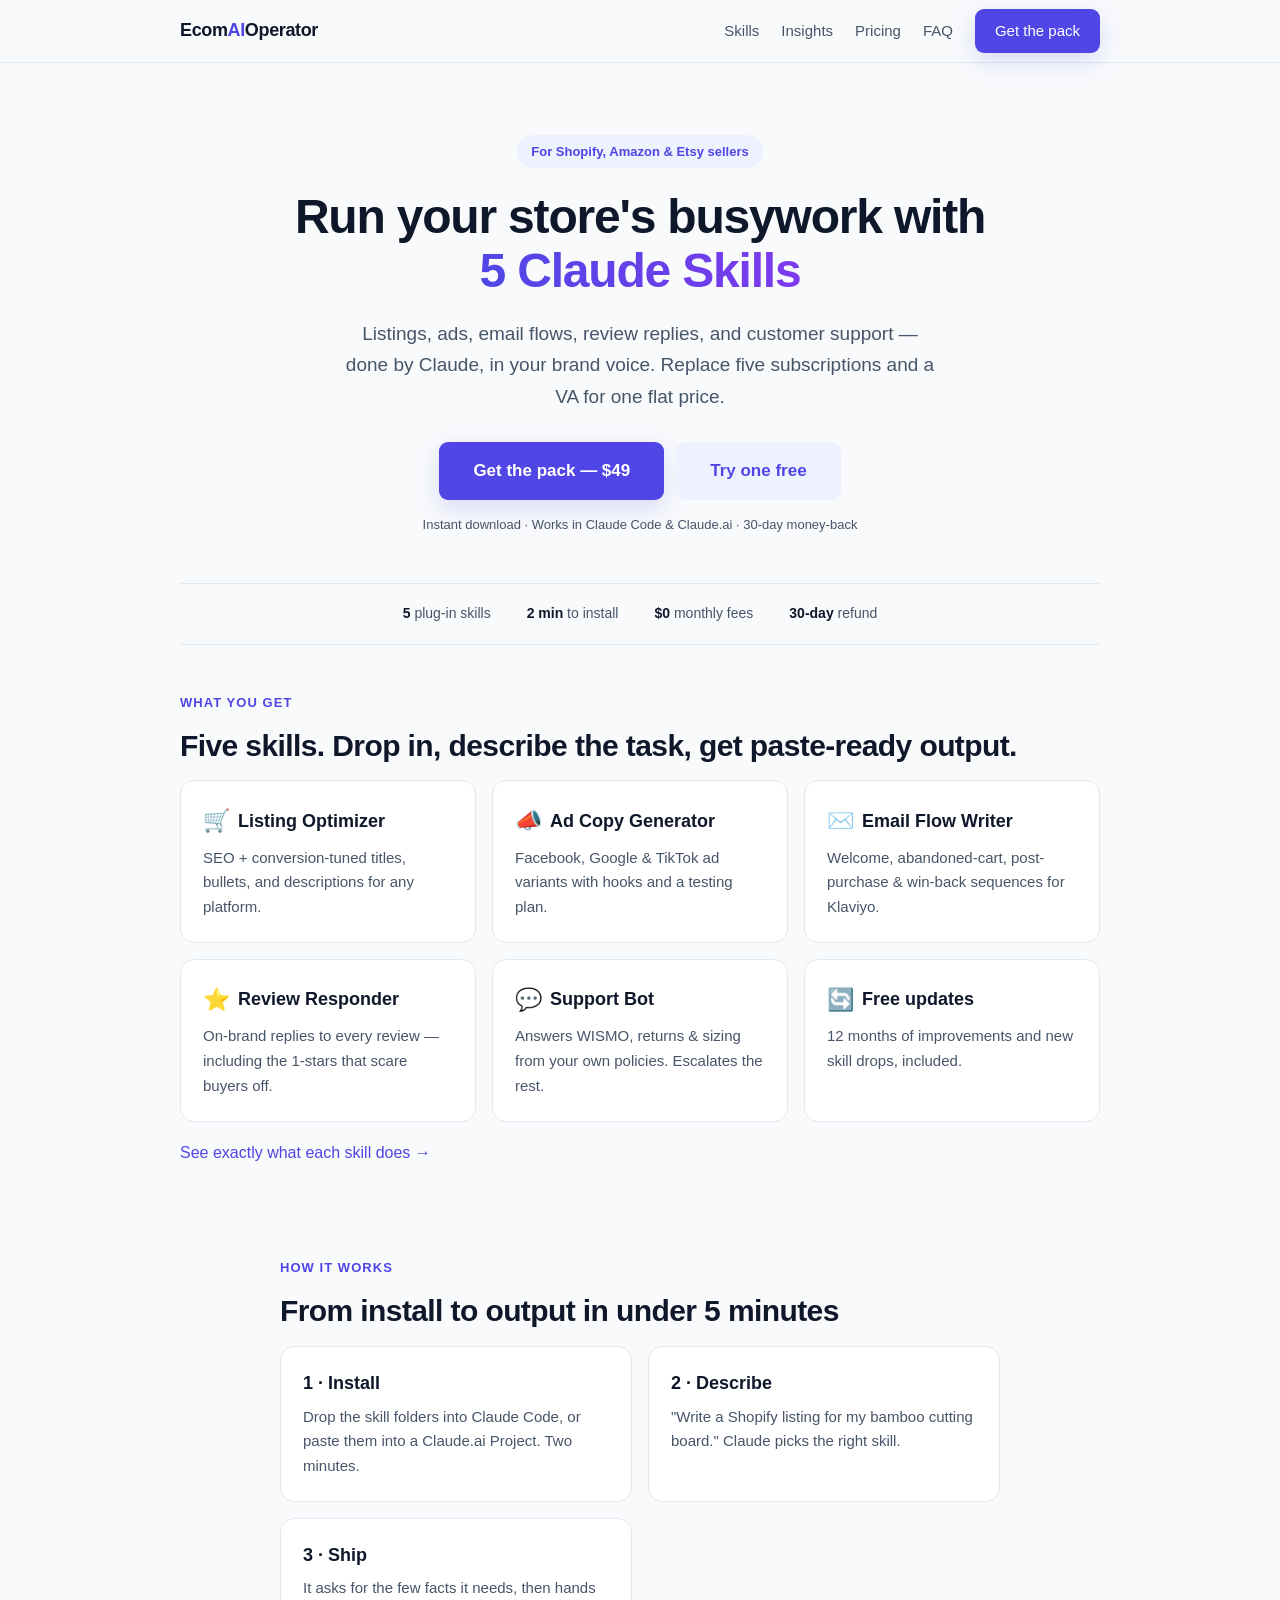
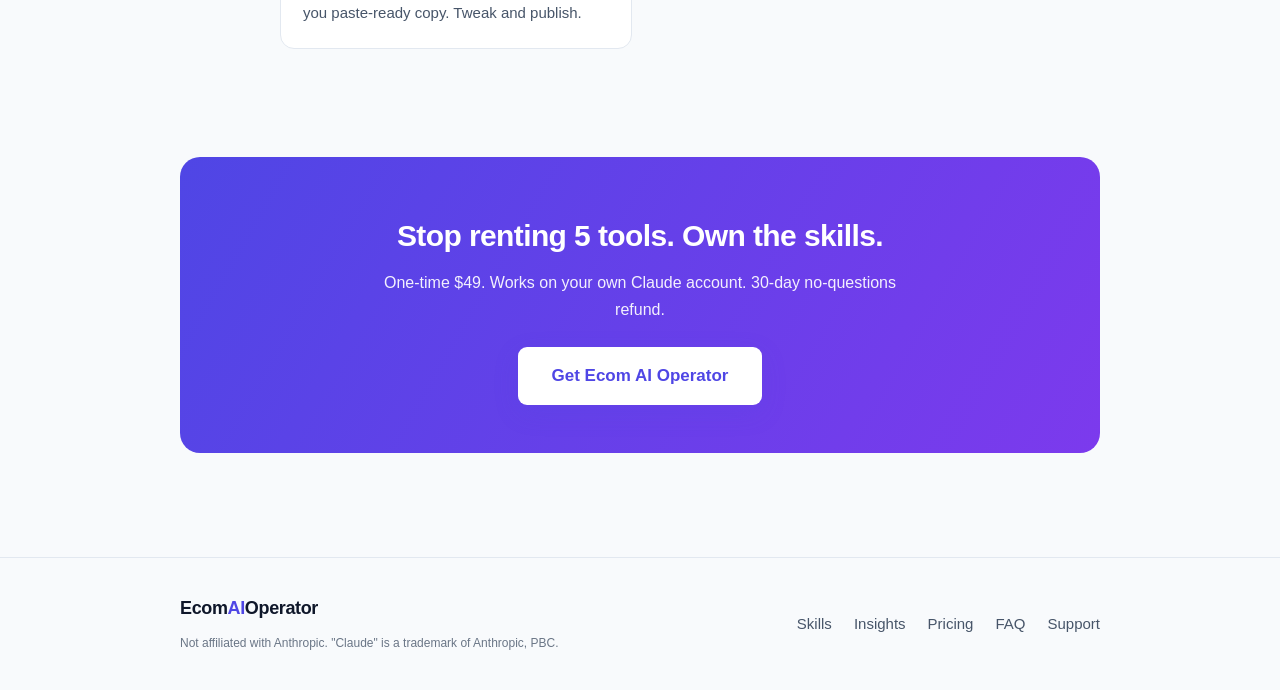
<file: index.html>
<!DOCTYPE html>
<html lang="en">
<head>
<meta charset="utf-8">
<meta name="viewport" content="width=device-width, initial-scale=1">
<title>Ecom AI Operator — 5 Claude Skills That Run Your Store</title>
<meta name="description" content="Drop-in Claude Skills for ecommerce: product listings, ads, email flows, review replies, and customer support. Replace 5 tools and a VA for one flat price.">
<meta property="og:title" content="Ecom AI Operator — 5 Claude Skills That Run Your Store">
<meta property="og:description" content="Replace 5 ecommerce tools and a VA with 5 plug-in Claude Skills. One-time $49.">
<meta property="og:type" content="website">
<link rel="stylesheet" href="assets/style.css">
</head>
<body>

<nav><div class="wrap">
  <a class="logo" href="index.html">Ecom<span>AI</span>Operator</a>
  <div class="navlinks">
    <a href="skills.html">Skills</a>
    <a href="insights.html">Insights</a>
    <a href="pricing.html">Pricing</a>
    <a href="faq.html">FAQ</a>
    <a class="btn" href="pricing.html">Get the pack</a>
  </div>
</div></nav>

<header class="hero"><div class="wrap narrow">
  <span class="badge">For Shopify, Amazon &amp; Etsy sellers</span>
  <h1>Run your store's busywork with <span class="grad">5 Claude Skills</span></h1>
  <p class="sub">Listings, ads, email flows, review replies, and customer support — done by Claude, in your brand voice. Replace five subscriptions and a VA for one flat price.</p>
  <div class="cta-row">
    <a class="btn lg" href="pricing.html">Get the pack — $49</a>
    <a class="btn lg ghost" href="free.html">Try one free</a>
  </div>
  <div class="micro">Instant download · Works in Claude Code &amp; Claude.ai · 30-day money-back</div>
</div></header>

<div class="wrap">
  <div class="strip">
    <span><b>5</b> plug-in skills</span>
    <span><b>2 min</b> to install</span>
    <span><b>$0</b> monthly fees</span>
    <span><b>30-day</b> refund</span>
  </div>
</div>

<section><div class="wrap">
  <span class="eyebrow">What you get</span>
  <h2>Five skills. Drop in, describe the task, get paste-ready output.</h2>
  <div class="grid">
    <div class="card"><h3><span class="emoji">🛒</span> Listing Optimizer</h3><p>SEO + conversion-tuned titles, bullets, and descriptions for any platform.</p></div>
    <div class="card"><h3><span class="emoji">📣</span> Ad Copy Generator</h3><p>Facebook, Google &amp; TikTok ad variants with hooks and a testing plan.</p></div>
    <div class="card"><h3><span class="emoji">✉️</span> Email Flow Writer</h3><p>Welcome, abandoned-cart, post-purchase &amp; win-back sequences for Klaviyo.</p></div>
    <div class="card"><h3><span class="emoji">⭐</span> Review Responder</h3><p>On-brand replies to every review — including the 1-stars that scare buyers off.</p></div>
    <div class="card"><h3><span class="emoji">💬</span> Support Bot</h3><p>Answers WISMO, returns &amp; sizing from your own policies. Escalates the rest.</p></div>
    <div class="card"><h3><span class="emoji">🔄</span> Free updates</h3><p>12 months of improvements and new skill drops, included.</p></div>
  </div>
  <p style="margin-top:18px"><a href="skills.html">See exactly what each skill does →</a></p>
</div></section>

<section><div class="wrap narrow">
  <span class="eyebrow">How it works</span>
  <h2>From install to output in under 5 minutes</h2>
  <div class="grid">
    <div class="card"><h3>1 · Install</h3><p>Drop the skill folders into Claude Code, or paste them into a Claude.ai Project. Two minutes.</p></div>
    <div class="card"><h3>2 · Describe</h3><p>"Write a Shopify listing for my bamboo cutting board." Claude picks the right skill.</p></div>
    <div class="card"><h3>3 · Ship</h3><p>It asks for the few facts it needs, then hands you paste-ready copy. Tweak and publish.</p></div>
  </div>
</div></section>

<section><div class="wrap">
  <div class="band">
    <h2>Stop renting 5 tools. Own the skills.</h2>
    <p>One-time $49. Works on your own Claude account. 30-day no-questions refund.</p>
    <a class="btn lg" href="pricing.html">Get Ecom AI Operator</a>
  </div>
</div></section>

<footer><div class="wrap">
  <div>
    <div class="logo">Ecom<span>AI</span>Operator</div>
    <div class="fine">Not affiliated with Anthropic. "Claude" is a trademark of Anthropic, PBC.</div>
  </div>
  <div class="navlinks">
    <a href="skills.html">Skills</a>
    <a href="insights.html">Insights</a>
    <a href="pricing.html">Pricing</a>
    <a href="faq.html">FAQ</a>
    <a href="mailto:REPLACE_WITH_CONTACT_EMAIL">Support</a>
  </div>
</div></footer>

</body>
</html>
</file>
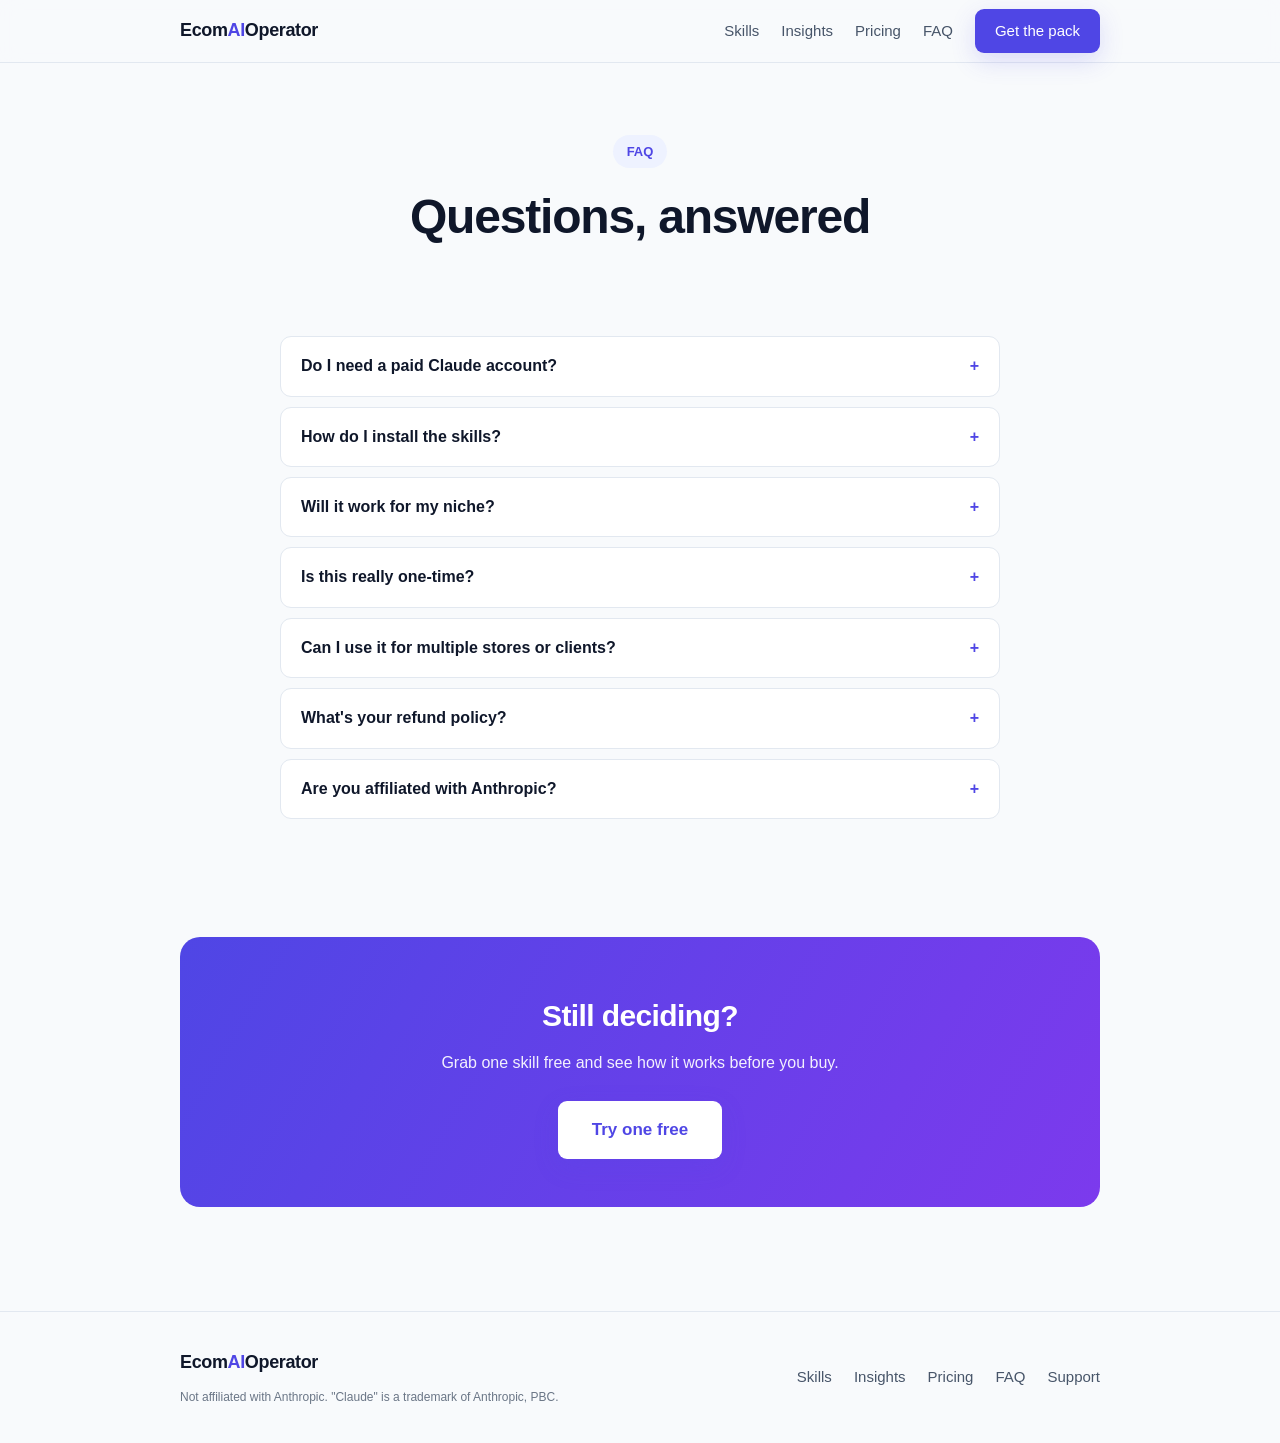
<file: faq.html>
<!DOCTYPE html>
<html lang="en">
<head>
<meta charset="utf-8">
<meta name="viewport" content="width=device-width, initial-scale=1">
<title>FAQ — Ecom AI Operator</title>
<meta name="description" content="Common questions about Ecom AI Operator Claude Skills: requirements, refunds, compatibility, and licensing.">
<link rel="stylesheet" href="assets/style.css">
</head>
<body>

<nav><div class="wrap">
  <a class="logo" href="index.html">Ecom<span>AI</span>Operator</a>
  <div class="navlinks">
    <a href="skills.html">Skills</a>
    <a href="insights.html">Insights</a>
    <a href="pricing.html">Pricing</a>
    <a href="faq.html">FAQ</a>
    <a class="btn" href="pricing.html">Get the pack</a>
  </div>
</div></nav>

<header class="hero"><div class="wrap narrow">
  <span class="badge">FAQ</span>
  <h1>Questions, answered</h1>
</div></header>

<section><div class="wrap narrow">
  <details><summary>Do I need a paid Claude account?</summary><p>You need access to Claude — either Claude Code (CLI) or a Claude.ai plan that supports Projects. The skills run on your own account, so you're never paying us a usage fee.</p></details>
  <details><summary>How do I install the skills?</summary><p><b>Claude Code:</b> copy each skill folder into <code>~/.claude/skills/</code> and restart. <b>Claude.ai:</b> paste a skill's instructions into a Project, or upload the folder. The included guide walks you through it in two minutes.</p></details>
  <details><summary>Will it work for my niche?</summary><p>Yes. Each skill asks for your product facts and brand voice, so it adapts to any physical-product store — supplements aside, where ad/health claims are restricted (the skills flag those for you).</p></details>
  <details><summary>Is this really one-time?</summary><p>Starter and Pro are one-time purchases with 12 months of updates. The Operator Club is the only recurring option, and it's optional — for people who want a new skill every month.</p></details>
  <details><summary>Can I use it for multiple stores or clients?</summary><p>The standard license covers a single store. If you're an agency running client stores, reply to your purchase email about an agency license.</p></details>
  <details><summary>What's your refund policy?</summary><p>30 days, no questions asked. Email and we refund.</p></details>
  <details><summary>Are you affiliated with Anthropic?</summary><p>No. We build skills <em>for</em> Claude; we're an independent product. "Claude" is a trademark of Anthropic, PBC.</p></details>
</div></section>

<section><div class="wrap">
  <div class="band">
    <h2>Still deciding?</h2>
    <p>Grab one skill free and see how it works before you buy.</p>
    <a class="btn lg" href="free.html">Try one free</a>
  </div>
</div></section>

<footer><div class="wrap">
  <div>
    <div class="logo">Ecom<span>AI</span>Operator</div>
    <div class="fine">Not affiliated with Anthropic. "Claude" is a trademark of Anthropic, PBC.</div>
  </div>
  <div class="navlinks">
    <a href="skills.html">Skills</a>
    <a href="insights.html">Insights</a>
    <a href="pricing.html">Pricing</a>
    <a href="faq.html">FAQ</a>
    <a href="mailto:REPLACE_WITH_CONTACT_EMAIL">Support</a>
  </div>
</div></footer>

</body>
</html>
</file>
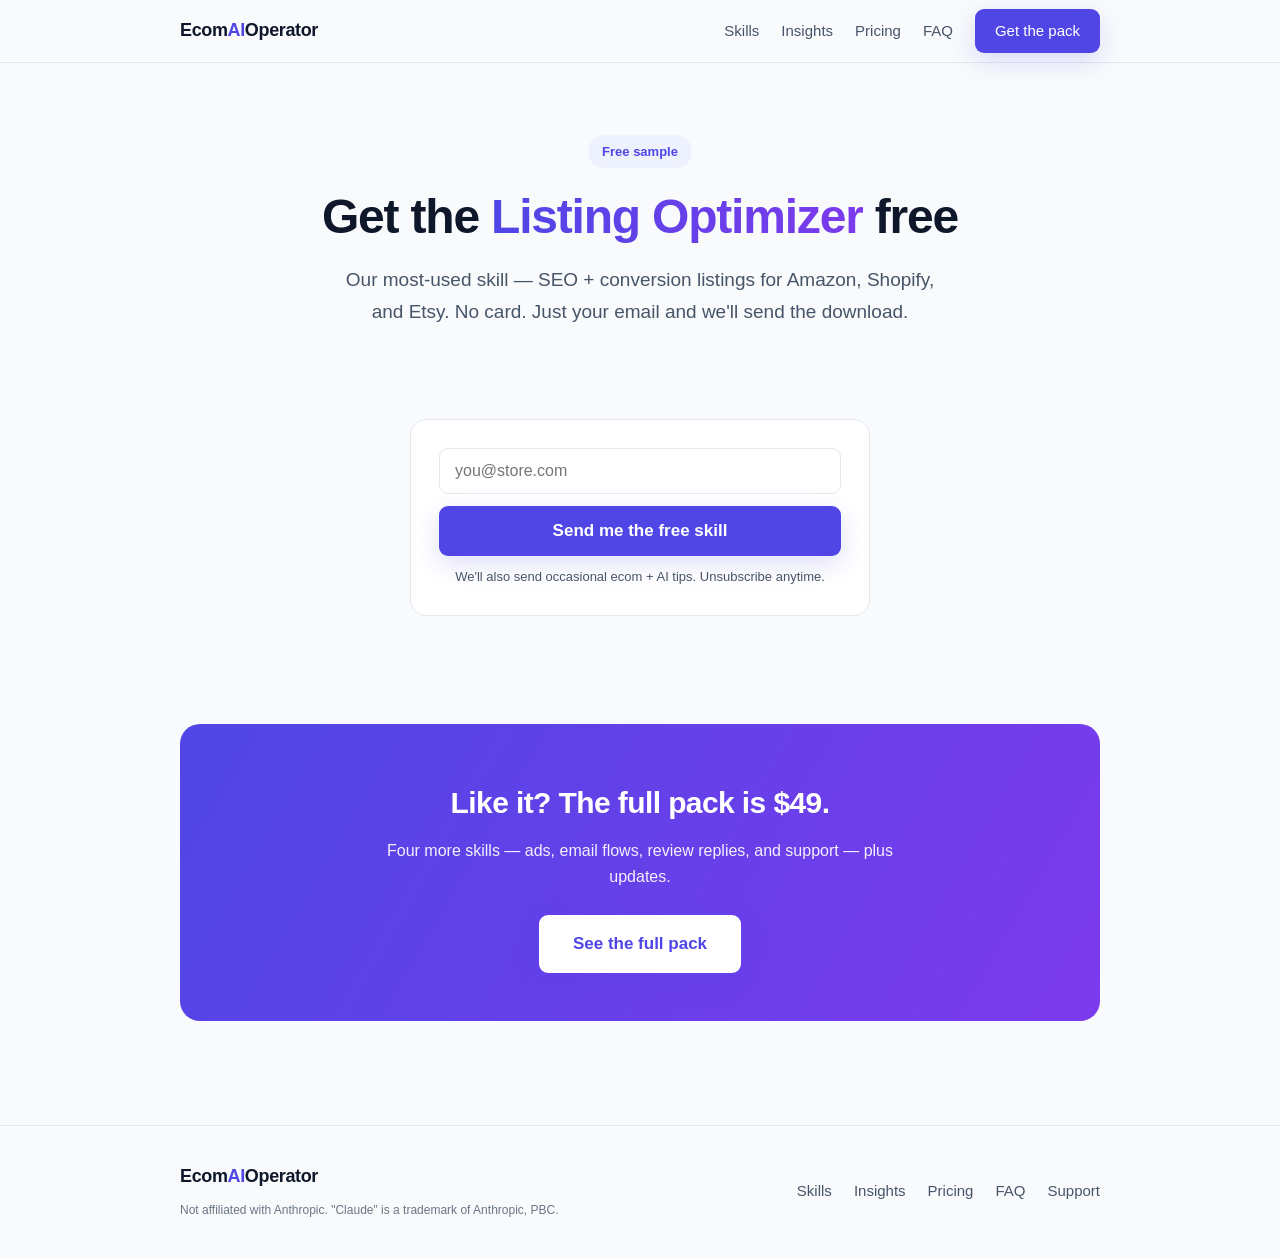
<file: free.html>
<!DOCTYPE html>
<html lang="en">
<head>
<meta charset="utf-8">
<meta name="viewport" content="width=device-width, initial-scale=1">
<title>Free Skill — Ecom AI Operator</title>
<meta name="description" content="Get the Product Listing Optimizer Claude Skill free. Enter your email and we'll send the download.">
<link rel="stylesheet" href="assets/style.css">
</head>
<body>

<nav><div class="wrap">
  <a class="logo" href="index.html">Ecom<span>AI</span>Operator</a>
  <div class="navlinks">
    <a href="skills.html">Skills</a>
    <a href="insights.html">Insights</a>
    <a href="pricing.html">Pricing</a>
    <a href="faq.html">FAQ</a>
    <a class="btn" href="pricing.html">Get the pack</a>
  </div>
</div></nav>

<header class="hero"><div class="wrap narrow">
  <span class="badge">Free sample</span>
  <h1>Get the <span class="grad">Listing Optimizer</span> free</h1>
  <p class="sub">Our most-used skill — SEO + conversion listings for Amazon, Shopify, and Etsy. No card. Just your email and we'll send the download.</p>
</div></header>

<section><div class="wrap narrow">
  <!-- Replace action with your email tool's form endpoint (Mailchimp/ConvertKit/Beehiiv embed) -->
  <form class="form" action="REPLACE_WITH_EMAIL_FORM_ENDPOINT" method="post">
    <input type="email" name="email" placeholder="you@store.com" required>
    <button class="btn lg" type="submit">Send me the free skill</button>
    <p class="micro" style="text-align:center;margin-top:10px">We'll also send occasional ecom + AI tips. Unsubscribe anytime.</p>
  </form>
</div></section>

<section><div class="wrap">
  <div class="band">
    <h2>Like it? The full pack is $49.</h2>
    <p>Four more skills — ads, email flows, review replies, and support — plus updates.</p>
    <a class="btn lg" href="pricing.html">See the full pack</a>
  </div>
</div></section>

<footer><div class="wrap">
  <div>
    <div class="logo">Ecom<span>AI</span>Operator</div>
    <div class="fine">Not affiliated with Anthropic. "Claude" is a trademark of Anthropic, PBC.</div>
  </div>
  <div class="navlinks">
    <a href="skills.html">Skills</a>
    <a href="insights.html">Insights</a>
    <a href="pricing.html">Pricing</a>
    <a href="faq.html">FAQ</a>
    <a href="mailto:REPLACE_WITH_CONTACT_EMAIL">Support</a>
  </div>
</div></footer>

</body>
</html>
</file>
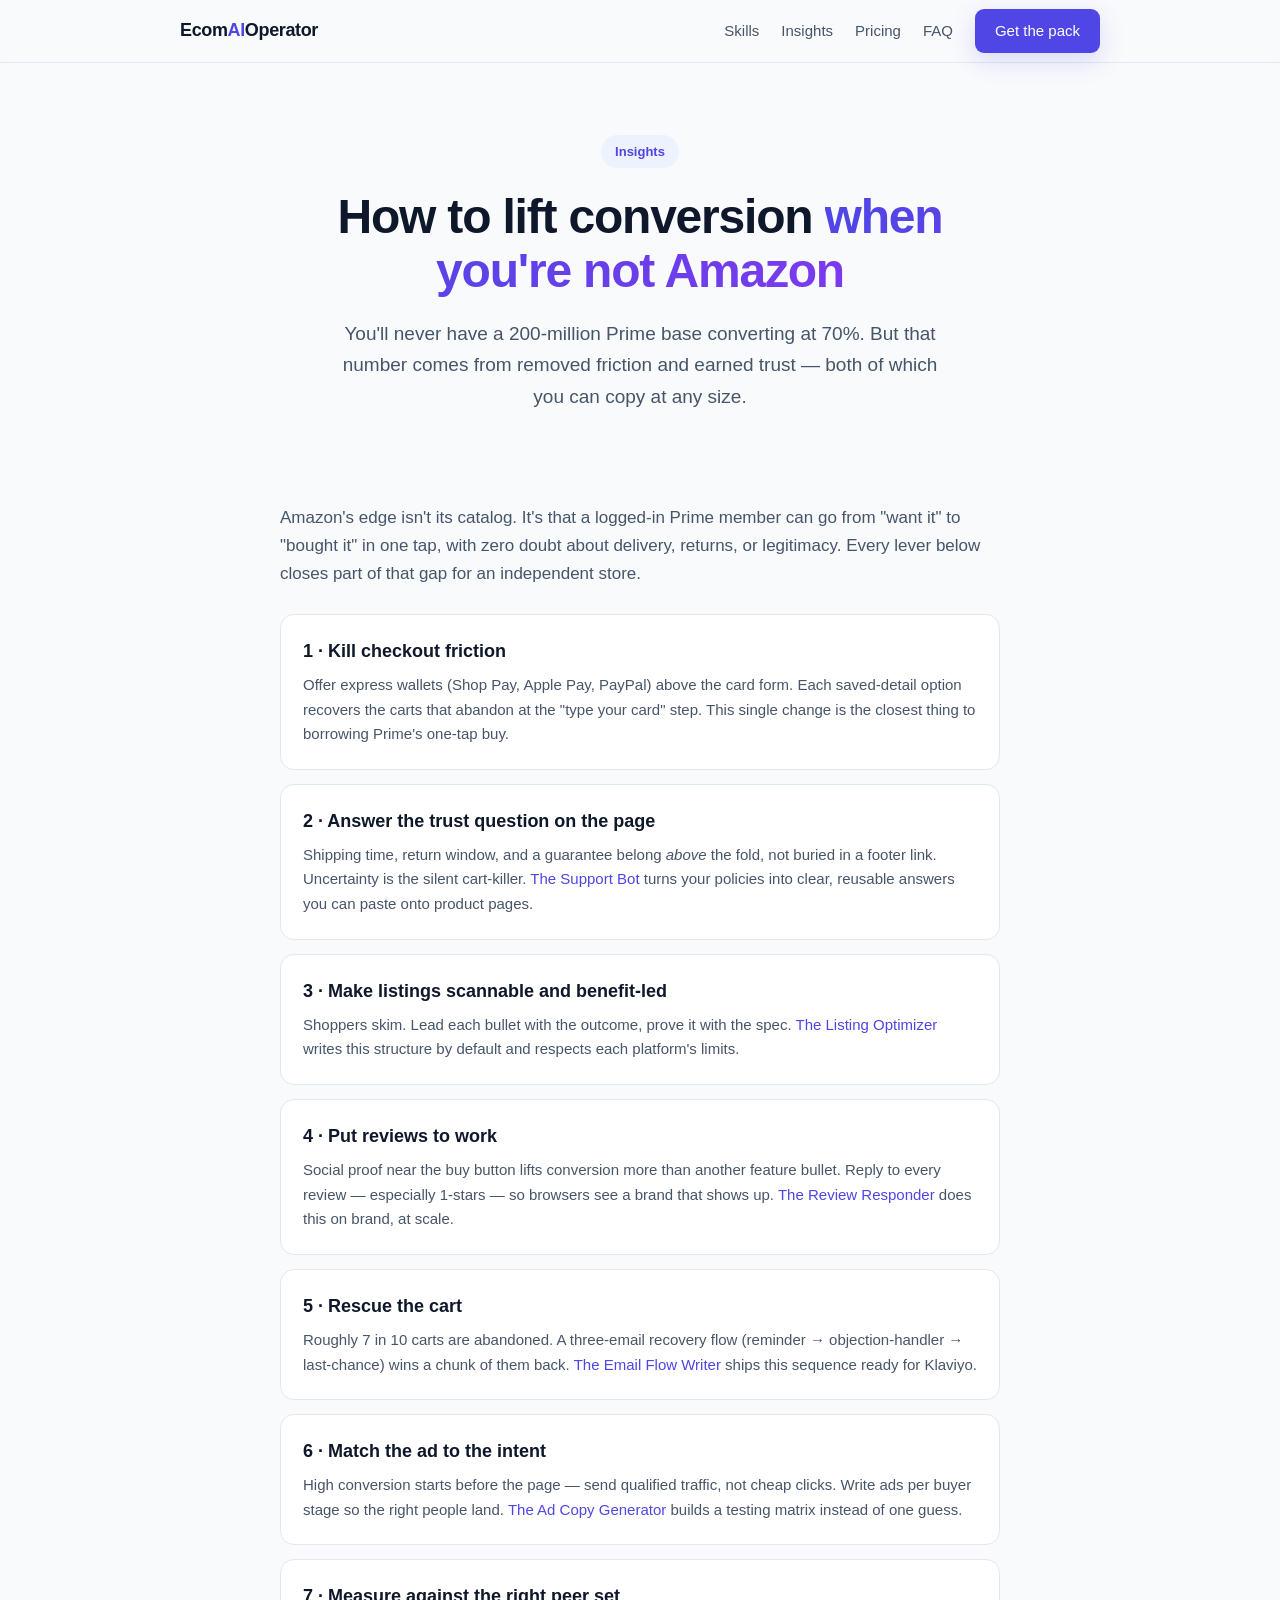
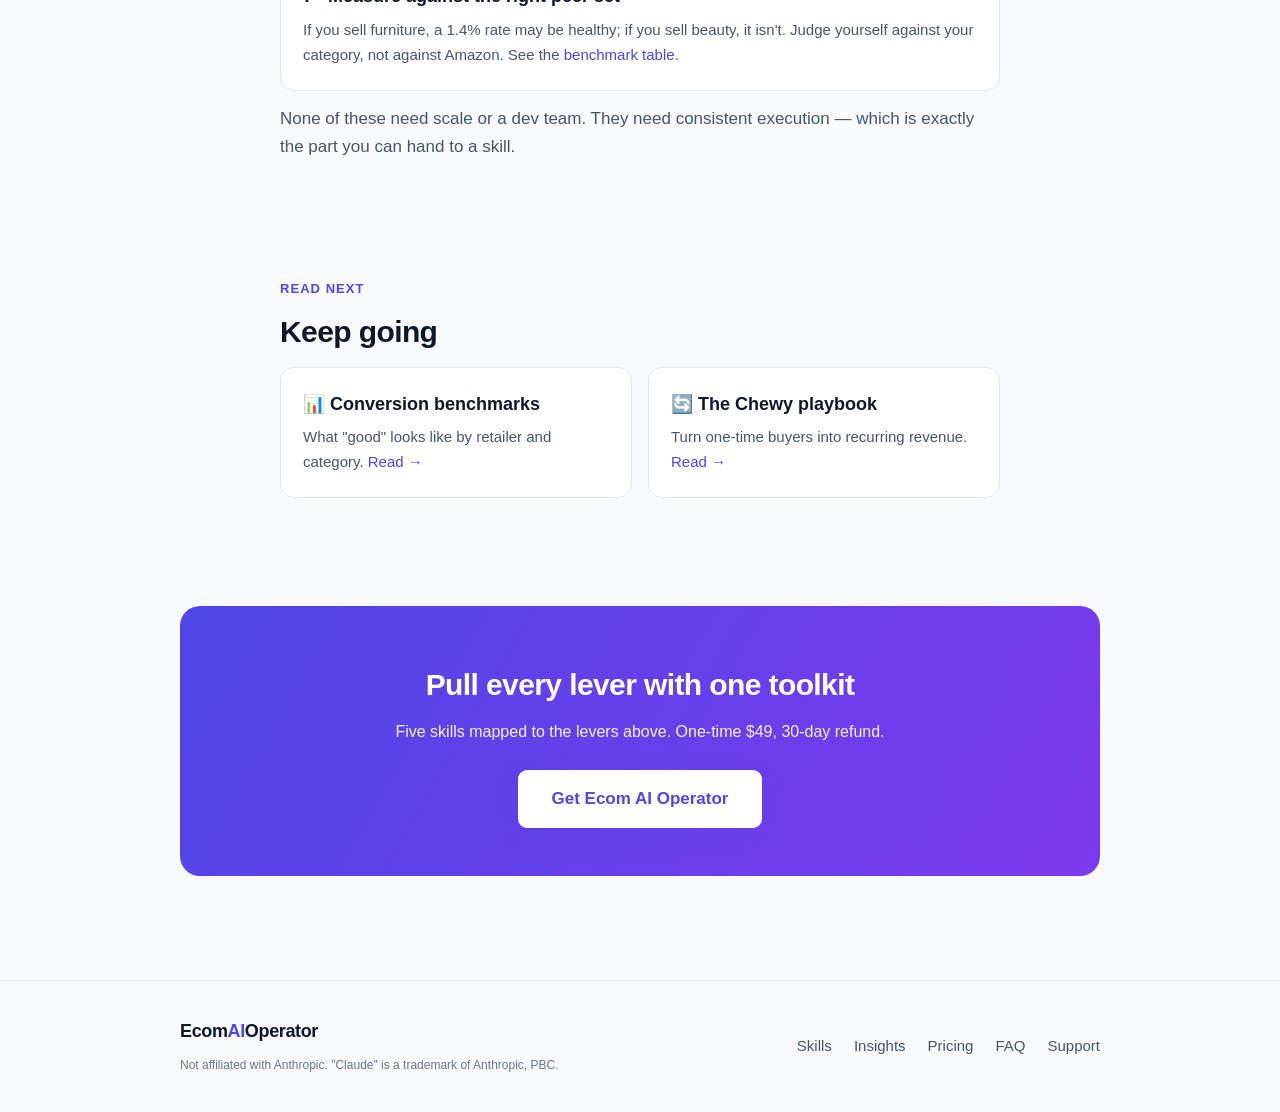
<file: insights-beat-amazon.html>
<!DOCTYPE html>
<html lang="en">
<head>
<meta charset="utf-8">
<meta name="viewport" content="width=device-width, initial-scale=1">
<title>How to Lift Conversion When You're Not Amazon — Ecom AI Operator</title>
<meta name="description" content="You'll never have Amazon's Prime base — but you can copy the friction it removed. Seven conversion levers any small ecommerce store can pull this week.">
<meta property="og:title" content="How to Lift Conversion When You're Not Amazon">
<meta property="og:description" content="Seven conversion levers any small store can pull — without Amazon's scale.">
<link rel="stylesheet" href="assets/style.css">
</head>
<body>

<nav><div class="wrap">
  <a class="logo" href="index.html">Ecom<span>AI</span>Operator</a>
  <div class="navlinks">
    <a href="skills.html">Skills</a>
    <a href="insights.html">Insights</a>
    <a href="pricing.html">Pricing</a>
    <a href="faq.html">FAQ</a>
    <a class="btn" href="pricing.html">Get the pack</a>
  </div>
</div></nav>

<header class="hero"><div class="wrap narrow">
  <span class="badge">Insights</span>
  <h1>How to lift conversion <span class="grad">when you're not Amazon</span></h1>
  <p class="sub">You'll never have a 200-million Prime base converting at 70%. But that number comes from removed friction and earned trust — both of which you can copy at any size.</p>
</div></header>

<section><div class="wrap narrow">
  <p class="lead">Amazon's edge isn't its catalog. It's that a logged-in Prime member can go from "want it" to "bought it" in one tap, with zero doubt about delivery, returns, or legitimacy. Every lever below closes part of that gap for an independent store.</p>

  <div class="card" style="margin-bottom:14px"><h3>1 · Kill checkout friction</h3><p>Offer express wallets (Shop Pay, Apple Pay, PayPal) above the card form. Each saved-detail option recovers the carts that abandon at the "type your card" step. This single change is the closest thing to borrowing Prime's one-tap buy.</p></div>
  <div class="card" style="margin-bottom:14px"><h3>2 · Answer the trust question on the page</h3><p>Shipping time, return window, and a guarantee belong <em>above</em> the fold, not buried in a footer link. Uncertainty is the silent cart-killer. <a href="skills.html">The Support Bot</a> turns your policies into clear, reusable answers you can paste onto product pages.</p></div>
  <div class="card" style="margin-bottom:14px"><h3>3 · Make listings scannable and benefit-led</h3><p>Shoppers skim. Lead each bullet with the outcome, prove it with the spec. <a href="skills.html">The Listing Optimizer</a> writes this structure by default and respects each platform's limits.</p></div>
  <div class="card" style="margin-bottom:14px"><h3>4 · Put reviews to work</h3><p>Social proof near the buy button lifts conversion more than another feature bullet. Reply to every review — especially 1-stars — so browsers see a brand that shows up. <a href="skills.html">The Review Responder</a> does this on brand, at scale.</p></div>
  <div class="card" style="margin-bottom:14px"><h3>5 · Rescue the cart</h3><p>Roughly 7 in 10 carts are abandoned. A three-email recovery flow (reminder → objection-handler → last-chance) wins a chunk of them back. <a href="skills.html">The Email Flow Writer</a> ships this sequence ready for Klaviyo.</p></div>
  <div class="card" style="margin-bottom:14px"><h3>6 · Match the ad to the intent</h3><p>High conversion starts before the page — send qualified traffic, not cheap clicks. Write ads per buyer stage so the right people land. <a href="skills.html">The Ad Copy Generator</a> builds a testing matrix instead of one guess.</p></div>
  <div class="card" style="margin-bottom:14px"><h3>7 · Measure against the right peer set</h3><p>If you sell furniture, a 1.4% rate may be healthy; if you sell beauty, it isn't. Judge yourself against your category, not against Amazon. See the <a href="insights.html">benchmark table</a>.</p></div>

  <p class="lead" style="margin-top:8px">None of these need scale or a dev team. They need consistent execution — which is exactly the part you can hand to a skill.</p>
</div></section>

<section><div class="wrap narrow">
  <span class="eyebrow">Read next</span>
  <h2>Keep going</h2>
  <div class="grid">
    <div class="card"><h3>📊 Conversion benchmarks</h3><p>What "good" looks like by retailer and category. <a href="insights.html">Read →</a></p></div>
    <div class="card"><h3>🔄 The Chewy playbook</h3><p>Turn one-time buyers into recurring revenue. <a href="insights-subscribe-save.html">Read →</a></p></div>
  </div>
</div></section>

<section><div class="wrap">
  <div class="band">
    <h2>Pull every lever with one toolkit</h2>
    <p>Five skills mapped to the levers above. One-time $49, 30-day refund.</p>
    <a class="btn lg" href="pricing.html">Get Ecom AI Operator</a>
  </div>
</div></section>

<footer><div class="wrap">
  <div>
    <div class="logo">Ecom<span>AI</span>Operator</div>
    <div class="fine">Not affiliated with Anthropic. "Claude" is a trademark of Anthropic, PBC.</div>
  </div>
  <div class="navlinks">
    <a href="skills.html">Skills</a>
    <a href="insights.html">Insights</a>
    <a href="pricing.html">Pricing</a>
    <a href="faq.html">FAQ</a>
    <a href="mailto:REPLACE_WITH_CONTACT_EMAIL">Support</a>
  </div>
</div></footer>

</body>
</html>
</file>
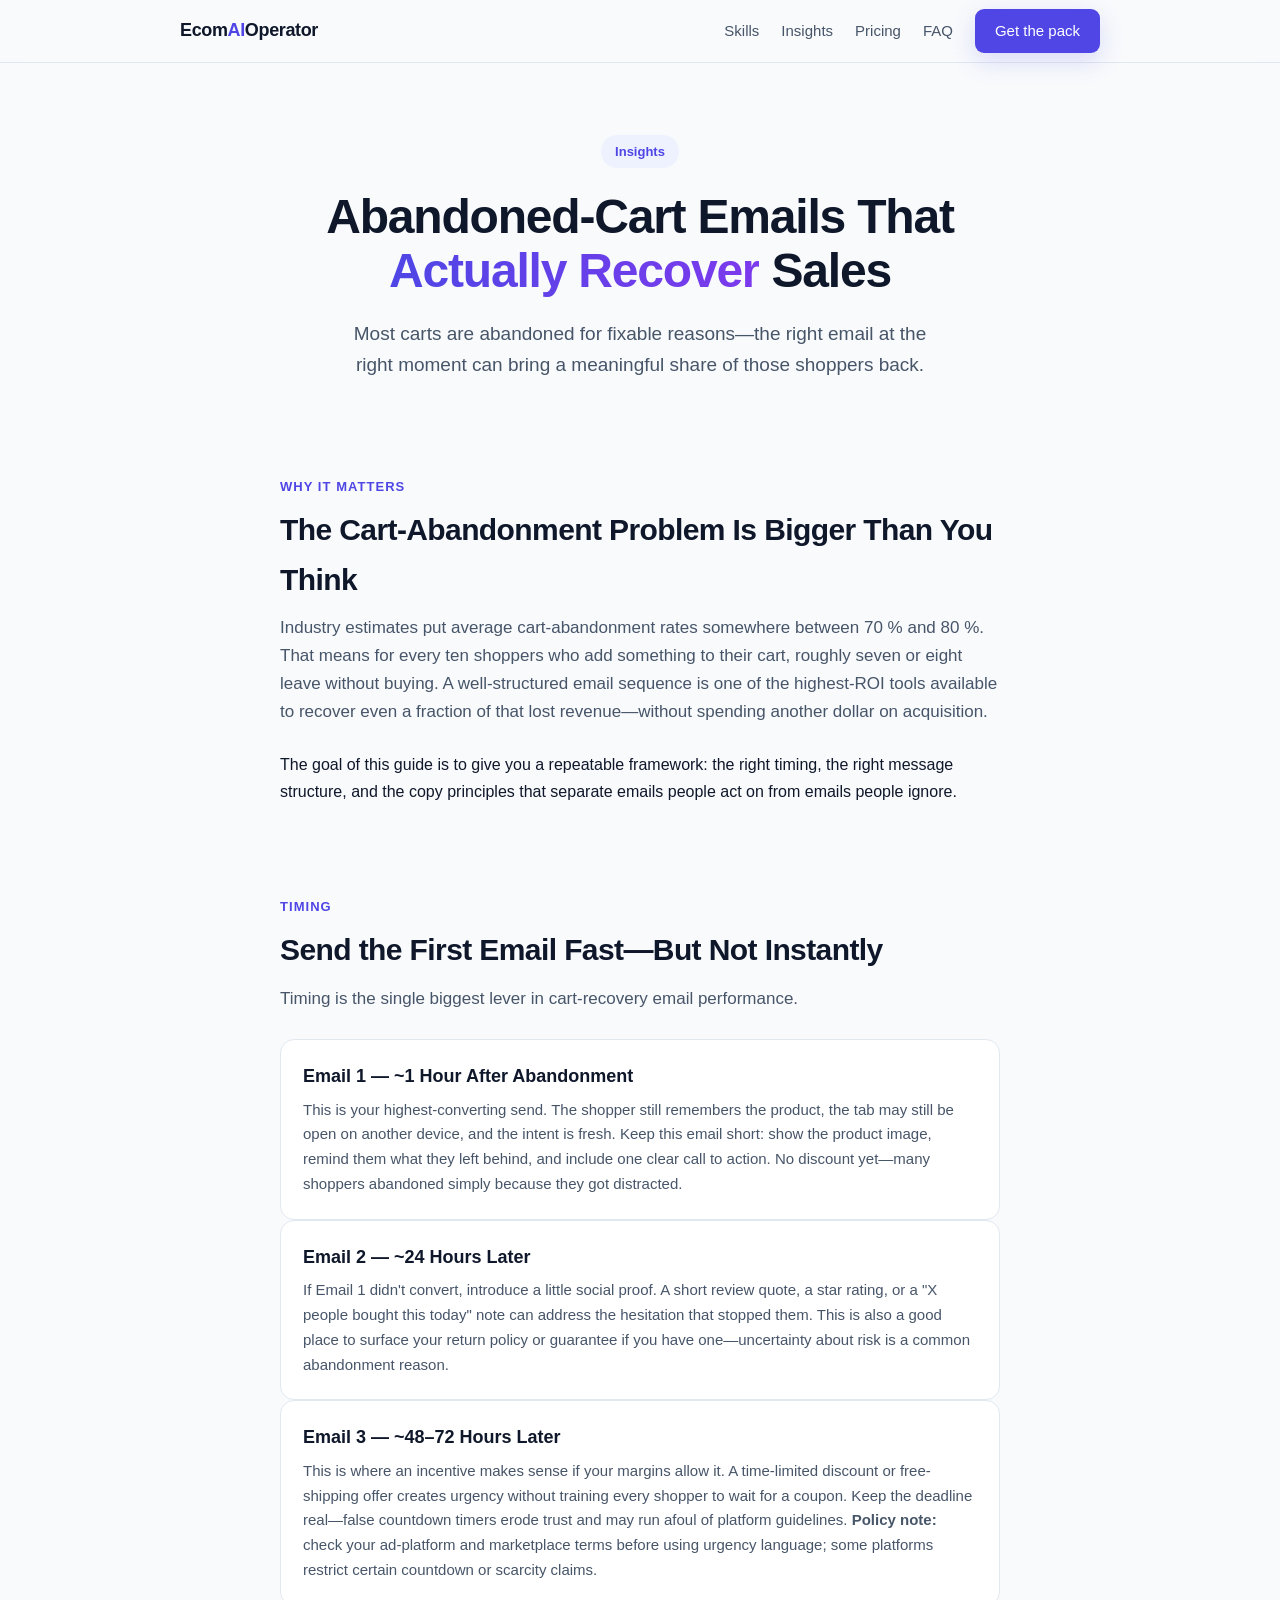
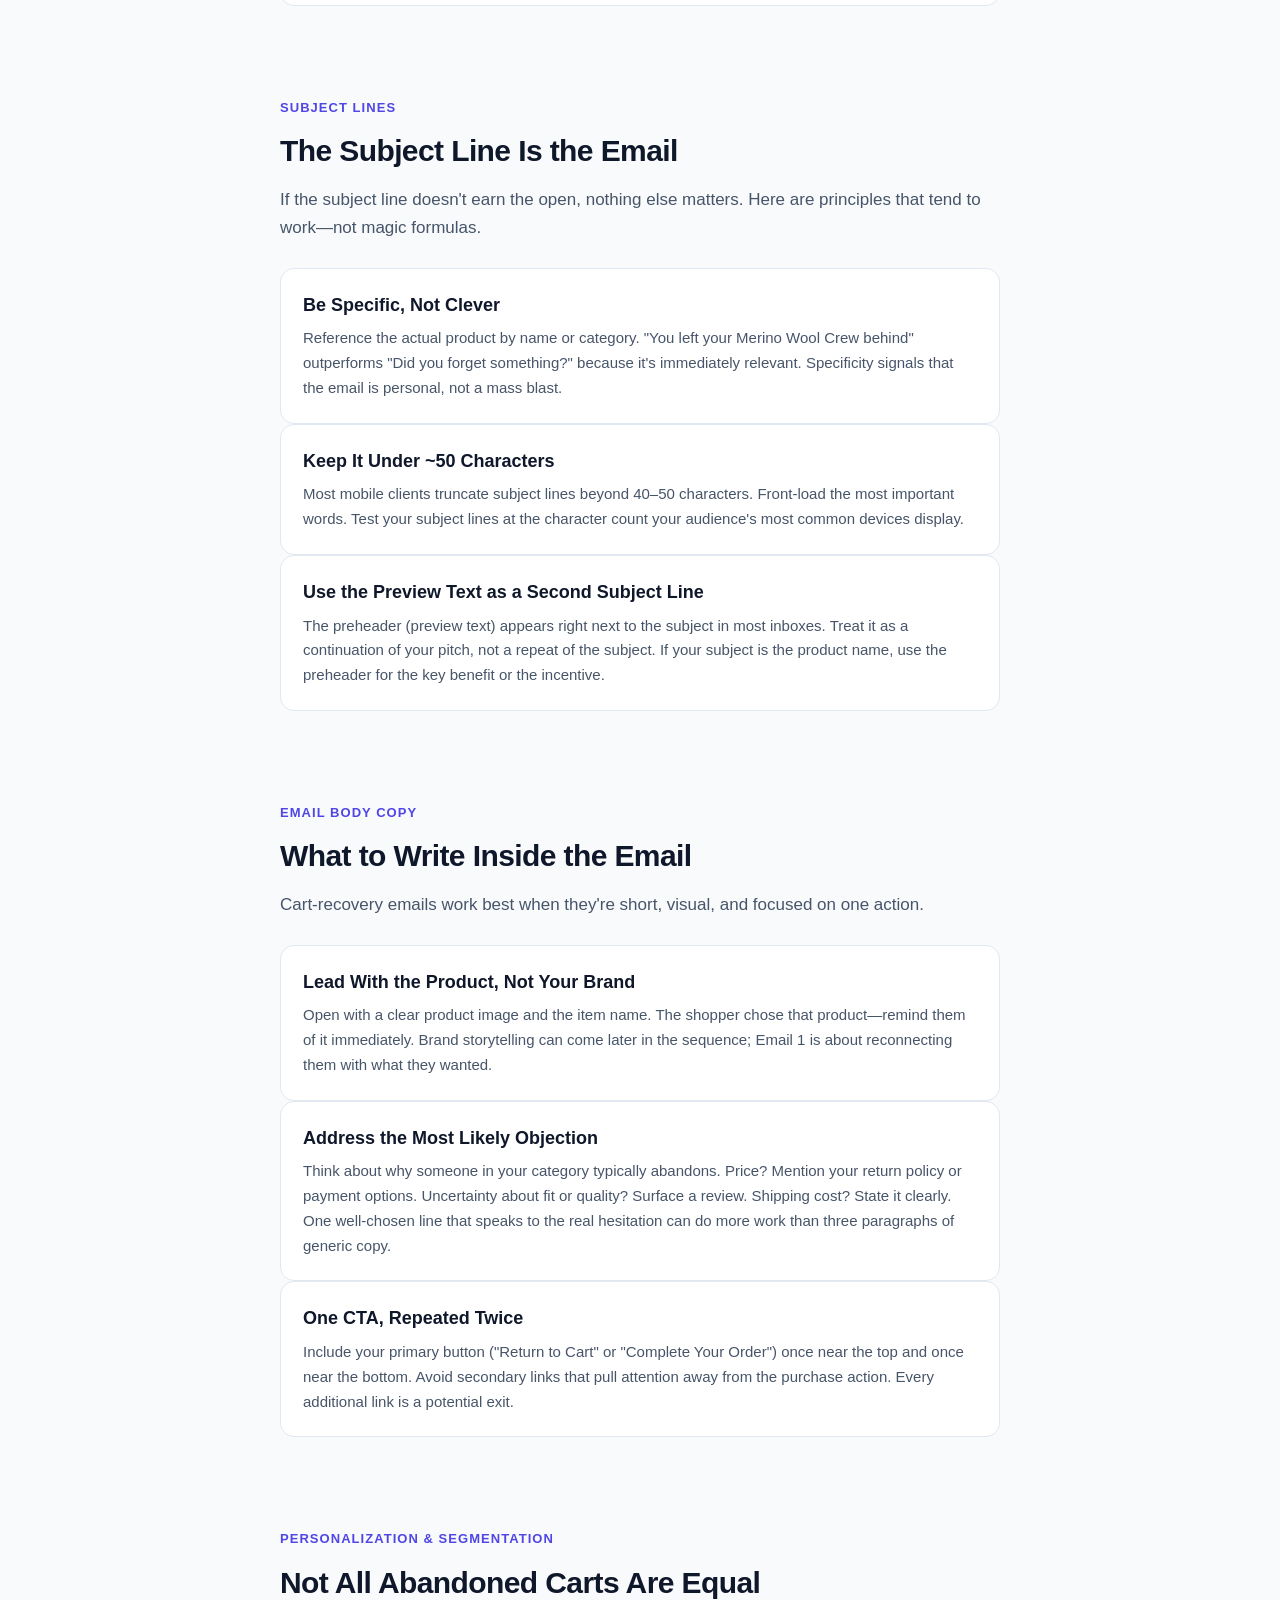
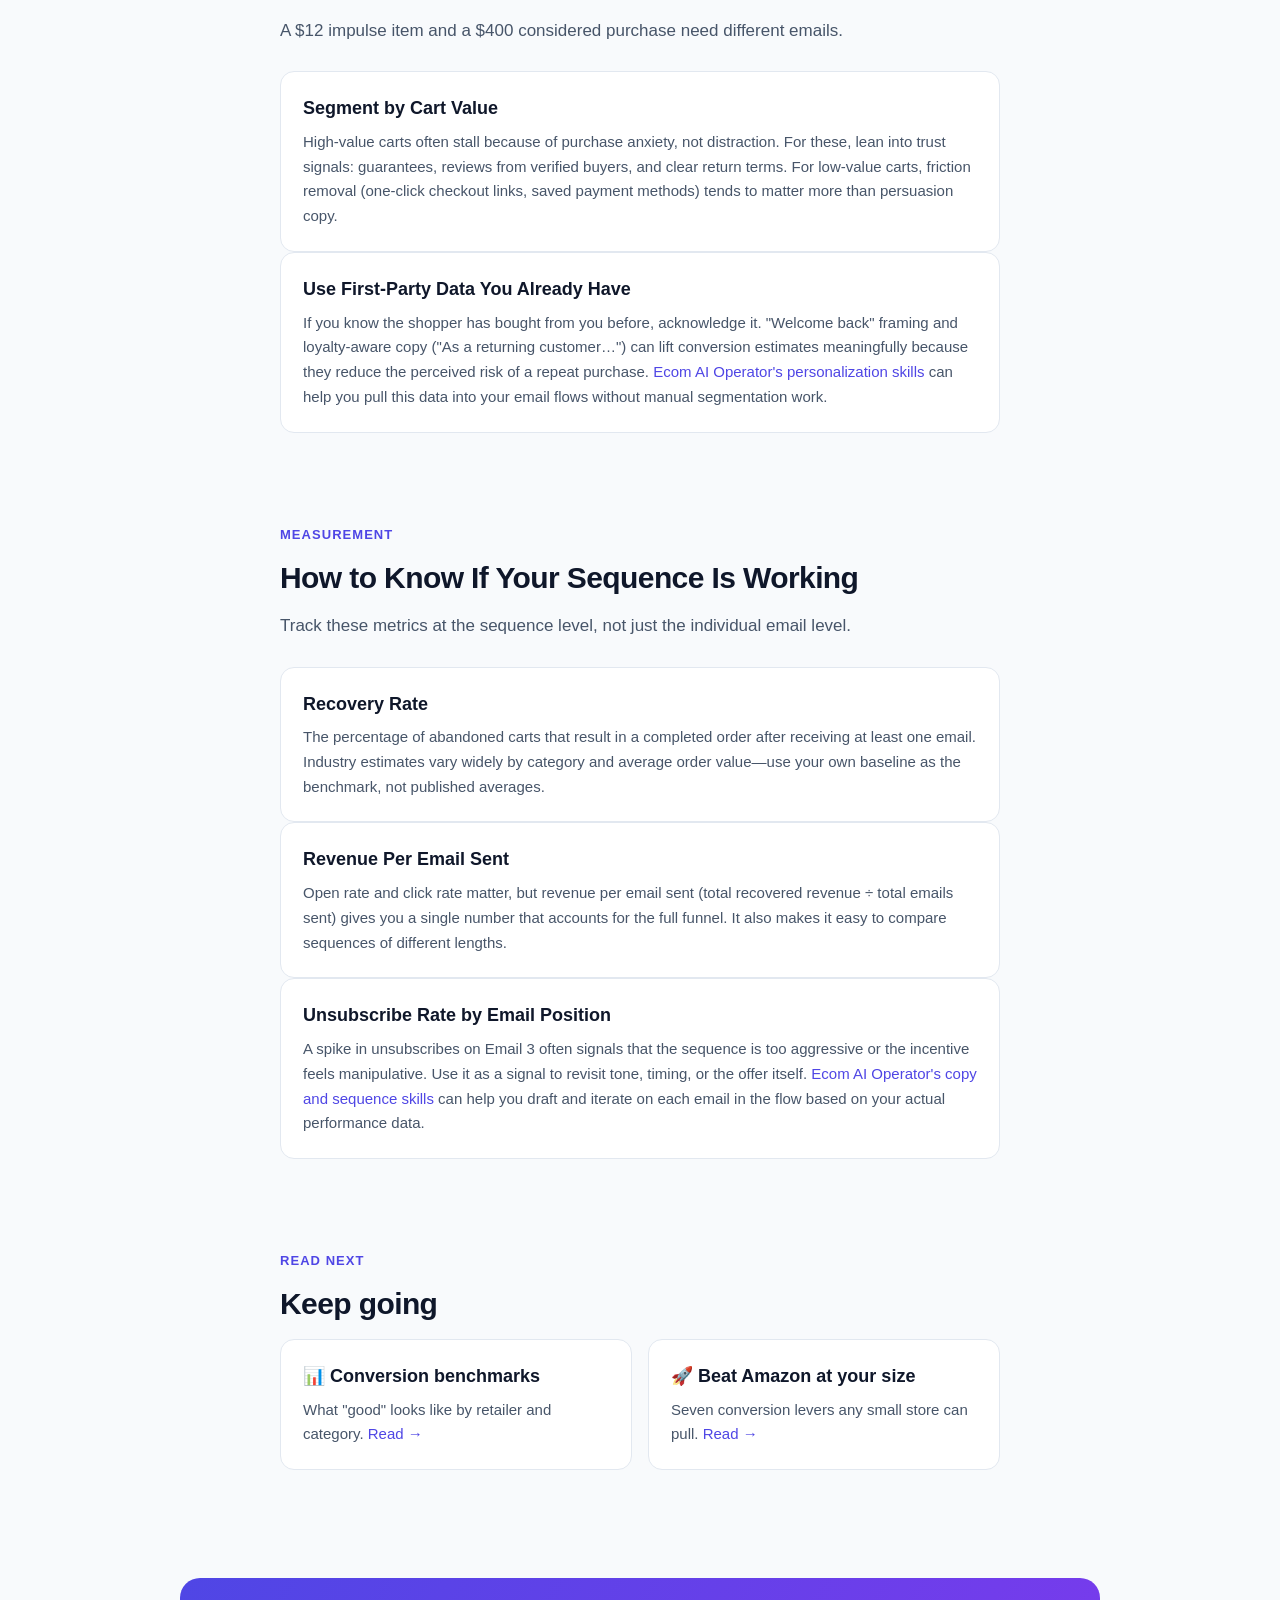
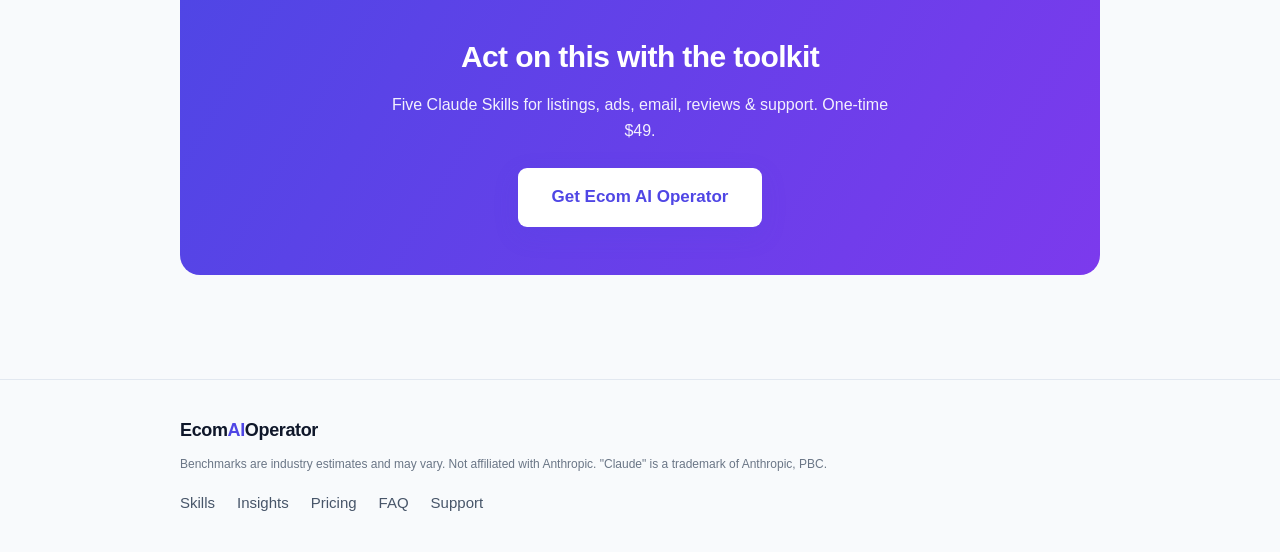
<file: insights-cart-recovery-emails.html>
<!DOCTYPE html>
<html lang="en">
<head>
<meta charset="utf-8">
<meta name="viewport" content="width=device-width, initial-scale=1">
<title>Abandoned-Cart Emails That Actually Recover Sales — Ecom AI Operator</title>
<meta name="description" content="Learn how to write abandoned-cart emails that win back shoppers—timing, copy, subject lines, and sequences that lift estimated recovery rates.">
<meta property="og:title" content="Abandoned-Cart Emails That Actually Recover Sales">
<meta property="og:description" content="Learn how to write abandoned-cart emails that win back shoppers—timing, copy, subject lines, and sequences that lift estimated recovery rates.">
<link rel="stylesheet" href="assets/style.css">
</head>
<body>

<nav><div class="wrap">
  <a class="logo" href="index.html">Ecom<span>AI</span>Operator</a>
  <div class="navlinks">
    <a href="skills.html">Skills</a>
    <a href="insights.html">Insights</a>
    <a href="pricing.html">Pricing</a>
    <a href="faq.html">FAQ</a>
    <a class="btn" href="pricing.html">Get the pack</a>
  </div>
</div></nav>

<header class="hero"><div class="wrap narrow">
  <span class="badge">Insights</span>
  <h1>Abandoned-Cart Emails That <span class='grad'>Actually Recover</span> Sales</h1>
  <p class="sub">Most carts are abandoned for fixable reasons—the right email at the right moment can bring a meaningful share of those shoppers back.</p>
</div></header>

<section><div class='wrap narrow'><span class='eyebrow'>Why It Matters</span><h2>The Cart-Abandonment Problem Is Bigger Than You Think</h2><p class='lead'>Industry estimates put average cart-abandonment rates somewhere between 70 % and 80 %. That means for every ten shoppers who add something to their cart, roughly seven or eight leave without buying. A well-structured email sequence is one of the highest-ROI tools available to recover even a fraction of that lost revenue—without spending another dollar on acquisition.</p><p>The goal of this guide is to give you a repeatable framework: the right timing, the right message structure, and the copy principles that separate emails people act on from emails people ignore.</p></div></section><section><div class='wrap narrow'><span class='eyebrow'>Timing</span><h2>Send the First Email Fast—But Not Instantly</h2><p class='lead'>Timing is the single biggest lever in cart-recovery email performance.</p><div class='card'><h3>Email 1 — ~1 Hour After Abandonment</h3><p>This is your highest-converting send. The shopper still remembers the product, the tab may still be open on another device, and the intent is fresh. Keep this email short: show the product image, remind them what they left behind, and include one clear call to action. No discount yet—many shoppers abandoned simply because they got distracted.</p></div><div class='card'><h3>Email 2 — ~24 Hours Later</h3><p>If Email 1 didn't convert, introduce a little social proof. A short review quote, a star rating, or a "X people bought this today" note can address the hesitation that stopped them. This is also a good place to surface your return policy or guarantee if you have one—uncertainty about risk is a common abandonment reason.</p></div><div class='card'><h3>Email 3 — ~48–72 Hours Later</h3><p>This is where an incentive makes sense if your margins allow it. A time-limited discount or free-shipping offer creates urgency without training every shopper to wait for a coupon. Keep the deadline real—false countdown timers erode trust and may run afoul of platform guidelines. <strong>Policy note:</strong> check your ad-platform and marketplace terms before using urgency language; some platforms restrict certain countdown or scarcity claims.</p></div></div></section><section><div class='wrap narrow'><span class='eyebrow'>Subject Lines</span><h2>The Subject Line Is the Email</h2><p class='lead'>If the subject line doesn't earn the open, nothing else matters. Here are principles that tend to work—not magic formulas.</p><div class='card'><h3>Be Specific, Not Clever</h3><p>Reference the actual product by name or category. "You left your Merino Wool Crew behind" outperforms "Did you forget something?" because it's immediately relevant. Specificity signals that the email is personal, not a mass blast.</p></div><div class='card'><h3>Keep It Under ~50 Characters</h3><p>Most mobile clients truncate subject lines beyond 40–50 characters. Front-load the most important words. Test your subject lines at the character count your audience's most common devices display.</p></div><div class='card'><h3>Use the Preview Text as a Second Subject Line</h3><p>The preheader (preview text) appears right next to the subject in most inboxes. Treat it as a continuation of your pitch, not a repeat of the subject. If your subject is the product name, use the preheader for the key benefit or the incentive.</p></div></div></section><section><div class='wrap narrow'><span class='eyebrow'>Email Body Copy</span><h2>What to Write Inside the Email</h2><p class='lead'>Cart-recovery emails work best when they're short, visual, and focused on one action.</p><div class='card'><h3>Lead With the Product, Not Your Brand</h3><p>Open with a clear product image and the item name. The shopper chose that product—remind them of it immediately. Brand storytelling can come later in the sequence; Email 1 is about reconnecting them with what they wanted.</p></div><div class='card'><h3>Address the Most Likely Objection</h3><p>Think about why someone in your category typically abandons. Price? Mention your return policy or payment options. Uncertainty about fit or quality? Surface a review. Shipping cost? State it clearly. One well-chosen line that speaks to the real hesitation can do more work than three paragraphs of generic copy.</p></div><div class='card'><h3>One CTA, Repeated Twice</h3><p>Include your primary button ("Return to Cart" or "Complete Your Order") once near the top and once near the bottom. Avoid secondary links that pull attention away from the purchase action. Every additional link is a potential exit.</p></div></div></section><section><div class='wrap narrow'><span class='eyebrow'>Personalization & Segmentation</span><h2>Not All Abandoned Carts Are Equal</h2><p class='lead'>A $12 impulse item and a $400 considered purchase need different emails.</p><div class='card'><h3>Segment by Cart Value</h3><p>High-value carts often stall because of purchase anxiety, not distraction. For these, lean into trust signals: guarantees, reviews from verified buyers, and clear return terms. For low-value carts, friction removal (one-click checkout links, saved payment methods) tends to matter more than persuasion copy.</p></div><div class='card'><h3>Use First-Party Data You Already Have</h3><p>If you know the shopper has bought from you before, acknowledge it. "Welcome back" framing and loyalty-aware copy ("As a returning customer…") can lift conversion estimates meaningfully because they reduce the perceived risk of a repeat purchase. <a href='skills.html'>Ecom AI Operator's personalization skills</a> can help you pull this data into your email flows without manual segmentation work.</p></div></div></section><section><div class='wrap narrow'><span class='eyebrow'>Measurement</span><h2>How to Know If Your Sequence Is Working</h2><p class='lead'>Track these metrics at the sequence level, not just the individual email level.</p><div class='card'><h3>Recovery Rate</h3><p>The percentage of abandoned carts that result in a completed order after receiving at least one email. Industry estimates vary widely by category and average order value—use your own baseline as the benchmark, not published averages.</p></div><div class='card'><h3>Revenue Per Email Sent</h3><p>Open rate and click rate matter, but revenue per email sent (total recovered revenue ÷ total emails sent) gives you a single number that accounts for the full funnel. It also makes it easy to compare sequences of different lengths.</p></div><div class='card'><h3>Unsubscribe Rate by Email Position</h3><p>A spike in unsubscribes on Email 3 often signals that the sequence is too aggressive or the incentive feels manipulative. Use it as a signal to revisit tone, timing, or the offer itself. <a href='skills.html'>Ecom AI Operator's copy and sequence skills</a> can help you draft and iterate on each email in the flow based on your actual performance data.</p></div></div></section>

<section><div class="wrap narrow">
  <span class="eyebrow">Read next</span>
  <h2>Keep going</h2>
  <div class="grid">
    <div class="card"><h3>📊 Conversion benchmarks</h3><p>What "good" looks like by retailer and category. <a href="insights.html">Read →</a></p></div>
    <div class="card"><h3>🚀 Beat Amazon at your size</h3><p>Seven conversion levers any small store can pull. <a href="insights-beat-amazon.html">Read →</a></p></div>
  </div>
</div></section>

<section><div class="wrap">
  <div class="band">
    <h2>Act on this with the toolkit</h2>
    <p>Five Claude Skills for listings, ads, email, reviews & support. One-time $49.</p>
    <a class="btn lg" href="pricing.html">Get Ecom AI Operator</a>
  </div>
</div></section>

<footer><div class="wrap">
  <div>
    <div class="logo">Ecom<span>AI</span>Operator</div>
    <div class="fine">Benchmarks are industry estimates and may vary. Not affiliated with Anthropic. "Claude" is a trademark of Anthropic, PBC.</div>
  </div>
  <div class="navlinks">
    <a href="skills.html">Skills</a>
    <a href="insights.html">Insights</a>
    <a href="pricing.html">Pricing</a>
    <a href="faq.html">FAQ</a>
    <a href="mailto:REPLACE_WITH_CONTACT_EMAIL">Support</a>
  </div>
</div></footer>

</body>
</html>
</file>
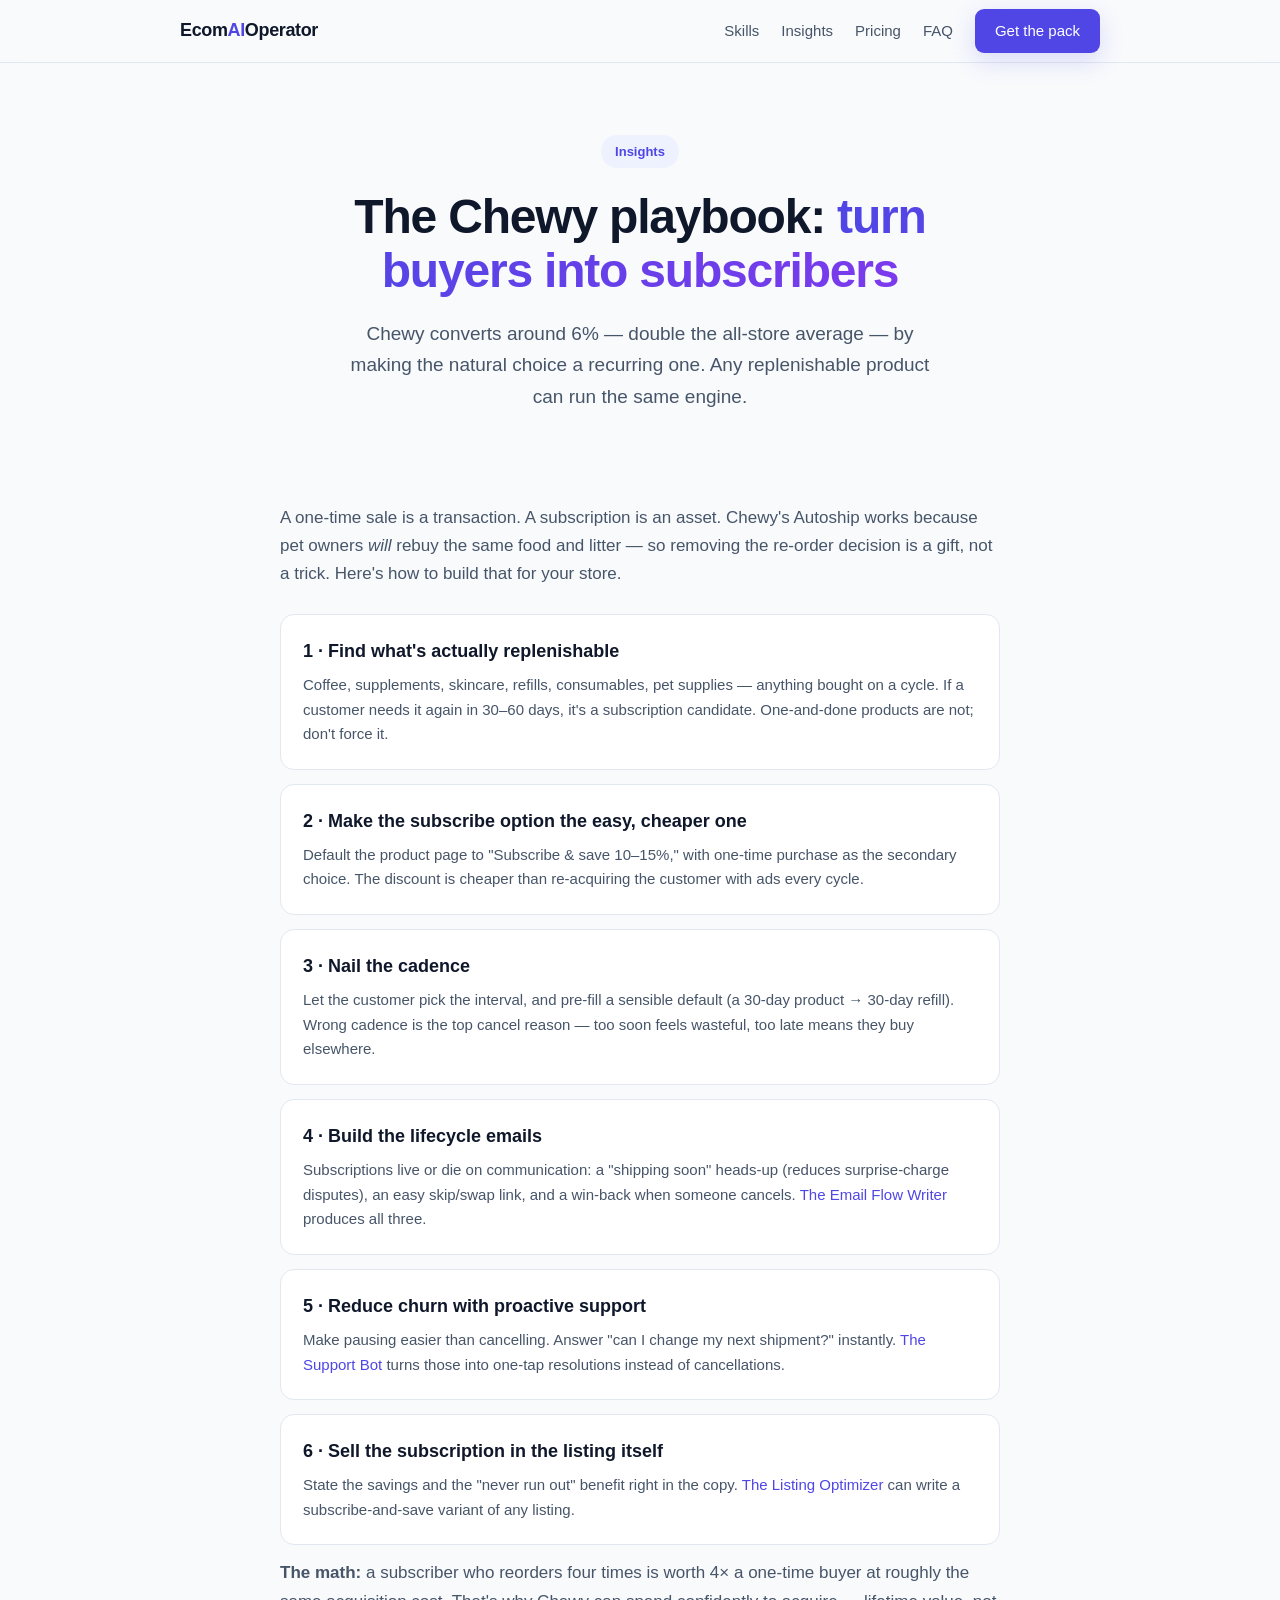
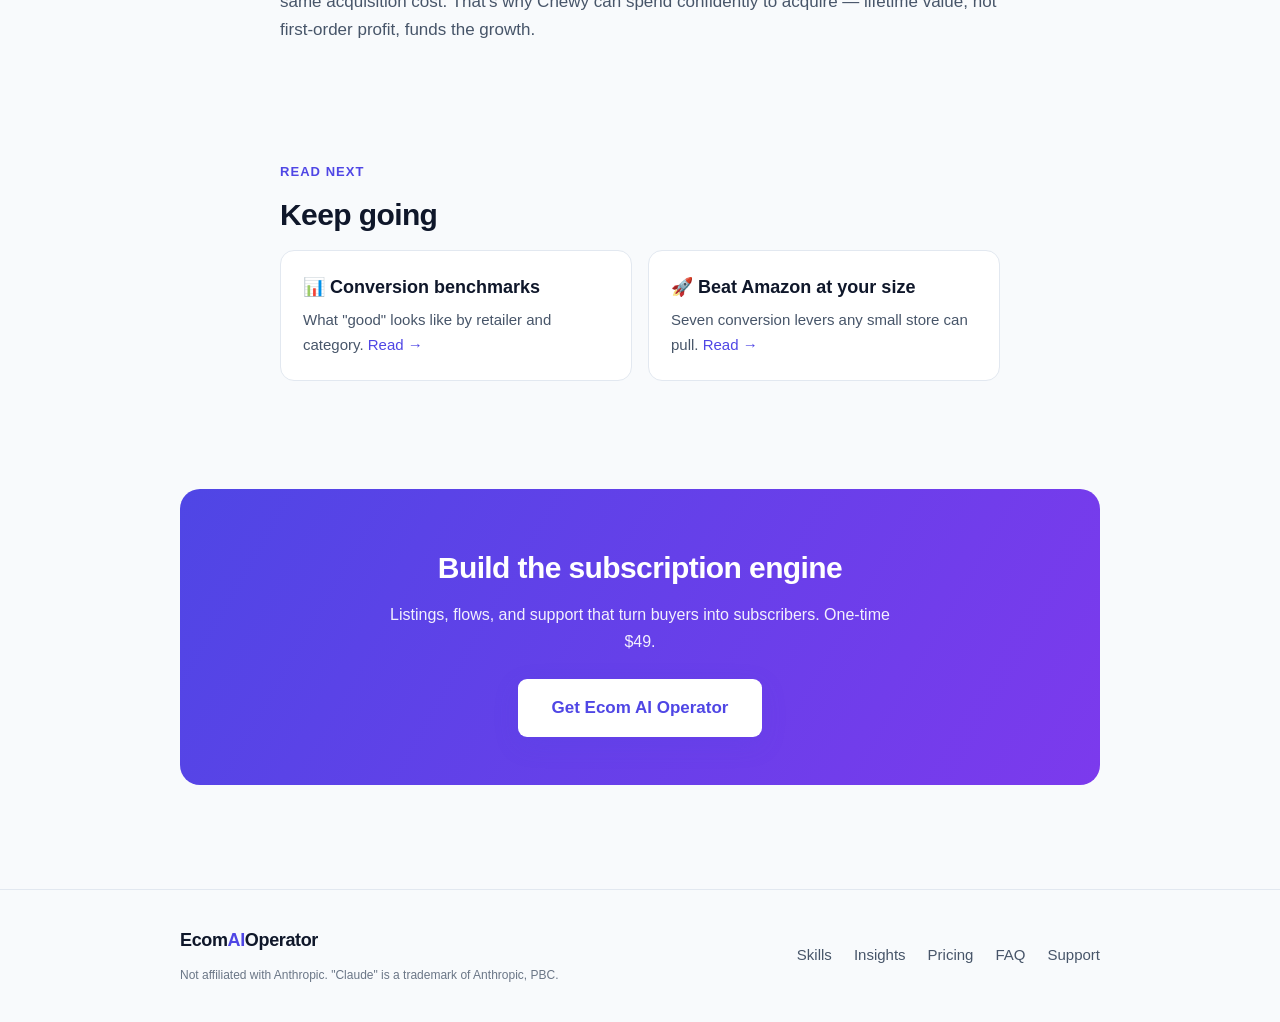
<file: insights-subscribe-save.html>
<!DOCTYPE html>
<html lang="en">
<head>
<meta charset="utf-8">
<meta name="viewport" content="width=device-width, initial-scale=1">
<title>Subscribe & Save: The Chewy Playbook for Any Store — Ecom AI Operator</title>
<meta name="description" content="Chewy converts at ~6% by turning one-time buyers into recurring Autoship customers. Here's how to build a subscribe-and-save engine for any replenishable product.">
<meta property="og:title" content="Subscribe & Save: The Chewy Playbook for Any Store">
<meta property="og:description" content="Turn one-time buyers into recurring revenue — the Chewy Autoship model, adapted for small stores.">
<link rel="stylesheet" href="assets/style.css">
</head>
<body>

<nav><div class="wrap">
  <a class="logo" href="index.html">Ecom<span>AI</span>Operator</a>
  <div class="navlinks">
    <a href="skills.html">Skills</a>
    <a href="insights.html">Insights</a>
    <a href="pricing.html">Pricing</a>
    <a href="faq.html">FAQ</a>
    <a class="btn" href="pricing.html">Get the pack</a>
  </div>
</div></nav>

<header class="hero"><div class="wrap narrow">
  <span class="badge">Insights</span>
  <h1>The Chewy playbook: <span class="grad">turn buyers into subscribers</span></h1>
  <p class="sub">Chewy converts around 6% — double the all-store average — by making the natural choice a recurring one. Any replenishable product can run the same engine.</p>
</div></header>

<section><div class="wrap narrow">
  <p class="lead">A one-time sale is a transaction. A subscription is an asset. Chewy's Autoship works because pet owners <em>will</em> rebuy the same food and litter — so removing the re-order decision is a gift, not a trick. Here's how to build that for your store.</p>

  <div class="card" style="margin-bottom:14px"><h3>1 · Find what's actually replenishable</h3><p>Coffee, supplements, skincare, refills, consumables, pet supplies — anything bought on a cycle. If a customer needs it again in 30–60 days, it's a subscription candidate. One-and-done products are not; don't force it.</p></div>
  <div class="card" style="margin-bottom:14px"><h3>2 · Make the subscribe option the easy, cheaper one</h3><p>Default the product page to "Subscribe &amp; save 10–15%," with one-time purchase as the secondary choice. The discount is cheaper than re-acquiring the customer with ads every cycle.</p></div>
  <div class="card" style="margin-bottom:14px"><h3>3 · Nail the cadence</h3><p>Let the customer pick the interval, and pre-fill a sensible default (a 30-day product → 30-day refill). Wrong cadence is the top cancel reason — too soon feels wasteful, too late means they buy elsewhere.</p></div>
  <div class="card" style="margin-bottom:14px"><h3>4 · Build the lifecycle emails</h3><p>Subscriptions live or die on communication: a "shipping soon" heads-up (reduces surprise-charge disputes), an easy skip/swap link, and a win-back when someone cancels. <a href="skills.html">The Email Flow Writer</a> produces all three.</p></div>
  <div class="card" style="margin-bottom:14px"><h3>5 · Reduce churn with proactive support</h3><p>Make pausing easier than cancelling. Answer "can I change my next shipment?" instantly. <a href="skills.html">The Support Bot</a> turns those into one-tap resolutions instead of cancellations.</p></div>
  <div class="card" style="margin-bottom:14px"><h3>6 · Sell the subscription in the listing itself</h3><p>State the savings and the "never run out" benefit right in the copy. <a href="skills.html">The Listing Optimizer</a> can write a subscribe-and-save variant of any listing.</p></div>

  <p class="lead" style="margin-top:8px"><b>The math:</b> a subscriber who reorders four times is worth 4× a one-time buyer at roughly the same acquisition cost. That's why Chewy can spend confidently to acquire — lifetime value, not first-order profit, funds the growth.</p>
</div></section>

<section><div class="wrap narrow">
  <span class="eyebrow">Read next</span>
  <h2>Keep going</h2>
  <div class="grid">
    <div class="card"><h3>📊 Conversion benchmarks</h3><p>What "good" looks like by retailer and category. <a href="insights.html">Read →</a></p></div>
    <div class="card"><h3>🚀 Beat Amazon at your size</h3><p>Seven conversion levers any small store can pull. <a href="insights-beat-amazon.html">Read →</a></p></div>
  </div>
</div></section>

<section><div class="wrap">
  <div class="band">
    <h2>Build the subscription engine</h2>
    <p>Listings, flows, and support that turn buyers into subscribers. One-time $49.</p>
    <a class="btn lg" href="pricing.html">Get Ecom AI Operator</a>
  </div>
</div></section>

<footer><div class="wrap">
  <div>
    <div class="logo">Ecom<span>AI</span>Operator</div>
    <div class="fine">Not affiliated with Anthropic. "Claude" is a trademark of Anthropic, PBC.</div>
  </div>
  <div class="navlinks">
    <a href="skills.html">Skills</a>
    <a href="insights.html">Insights</a>
    <a href="pricing.html">Pricing</a>
    <a href="faq.html">FAQ</a>
    <a href="mailto:REPLACE_WITH_CONTACT_EMAIL">Support</a>
  </div>
</div></footer>

</body>
</html>
</file>
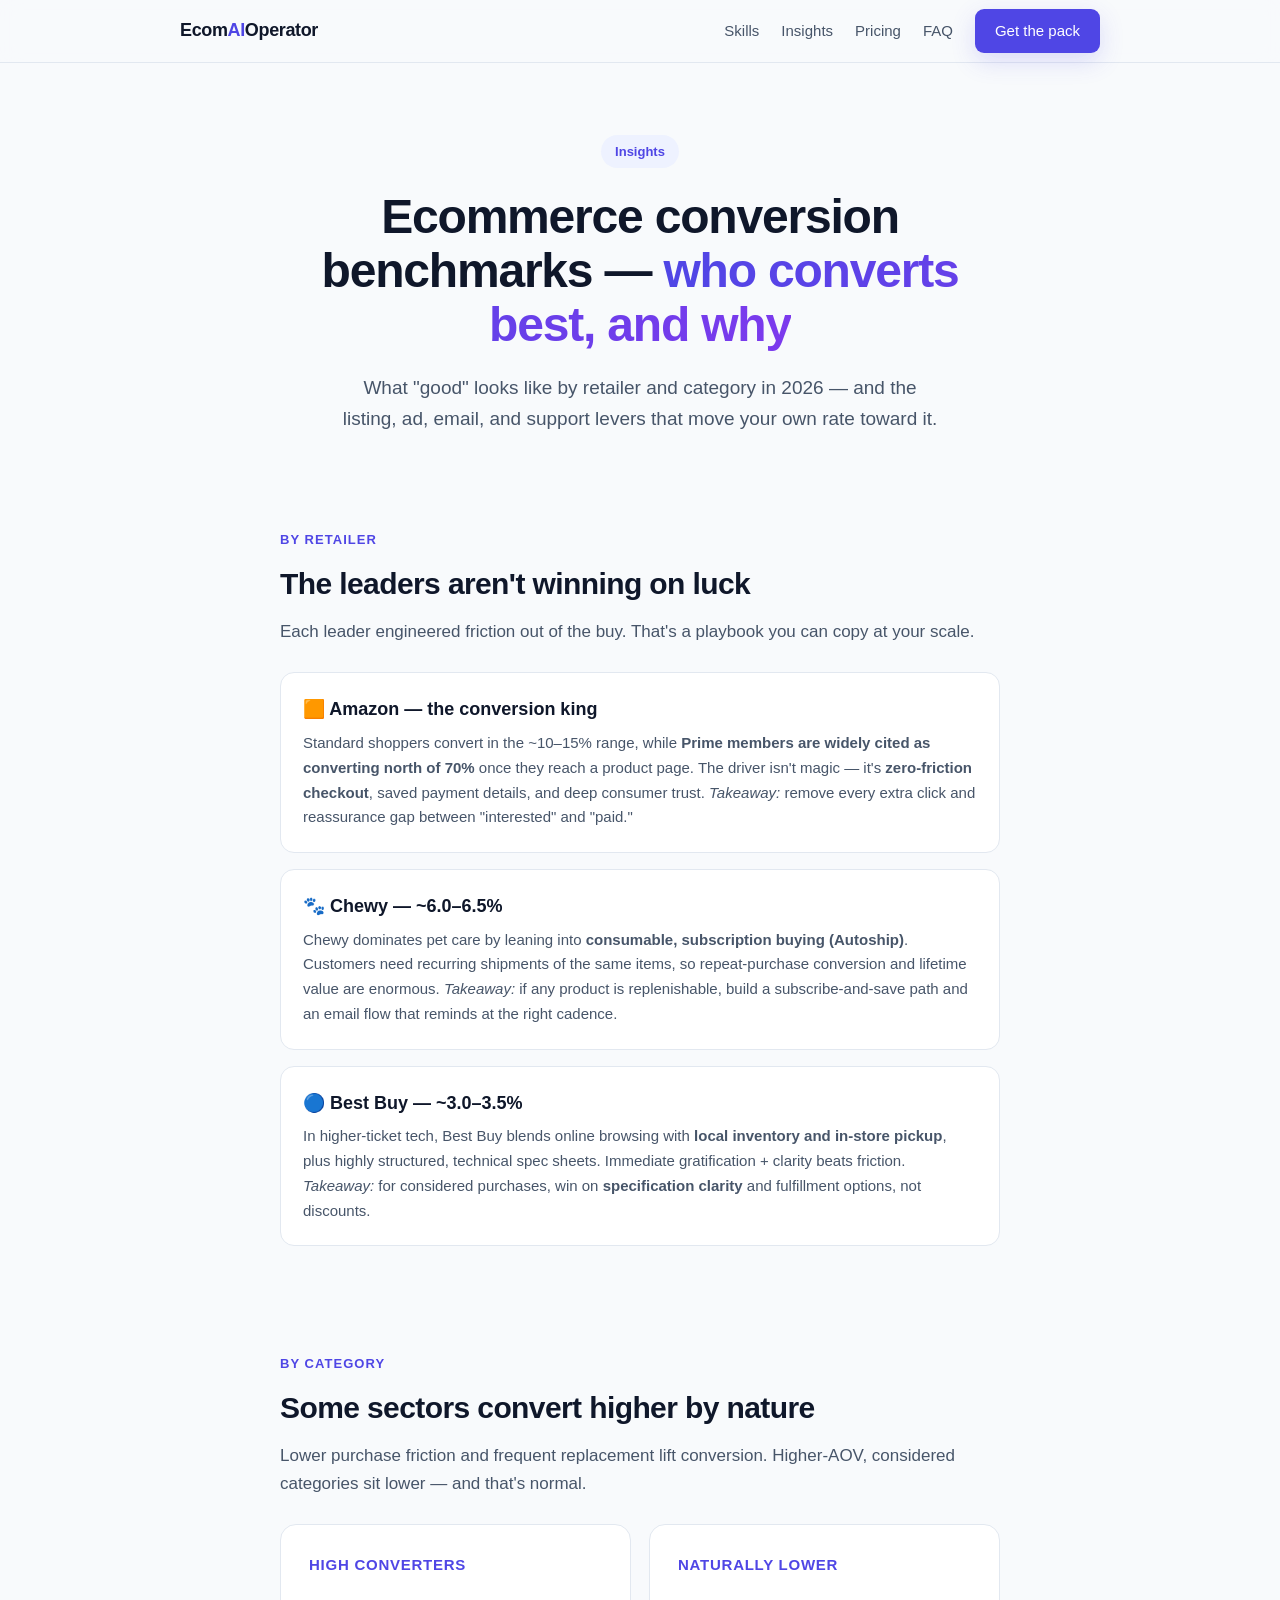
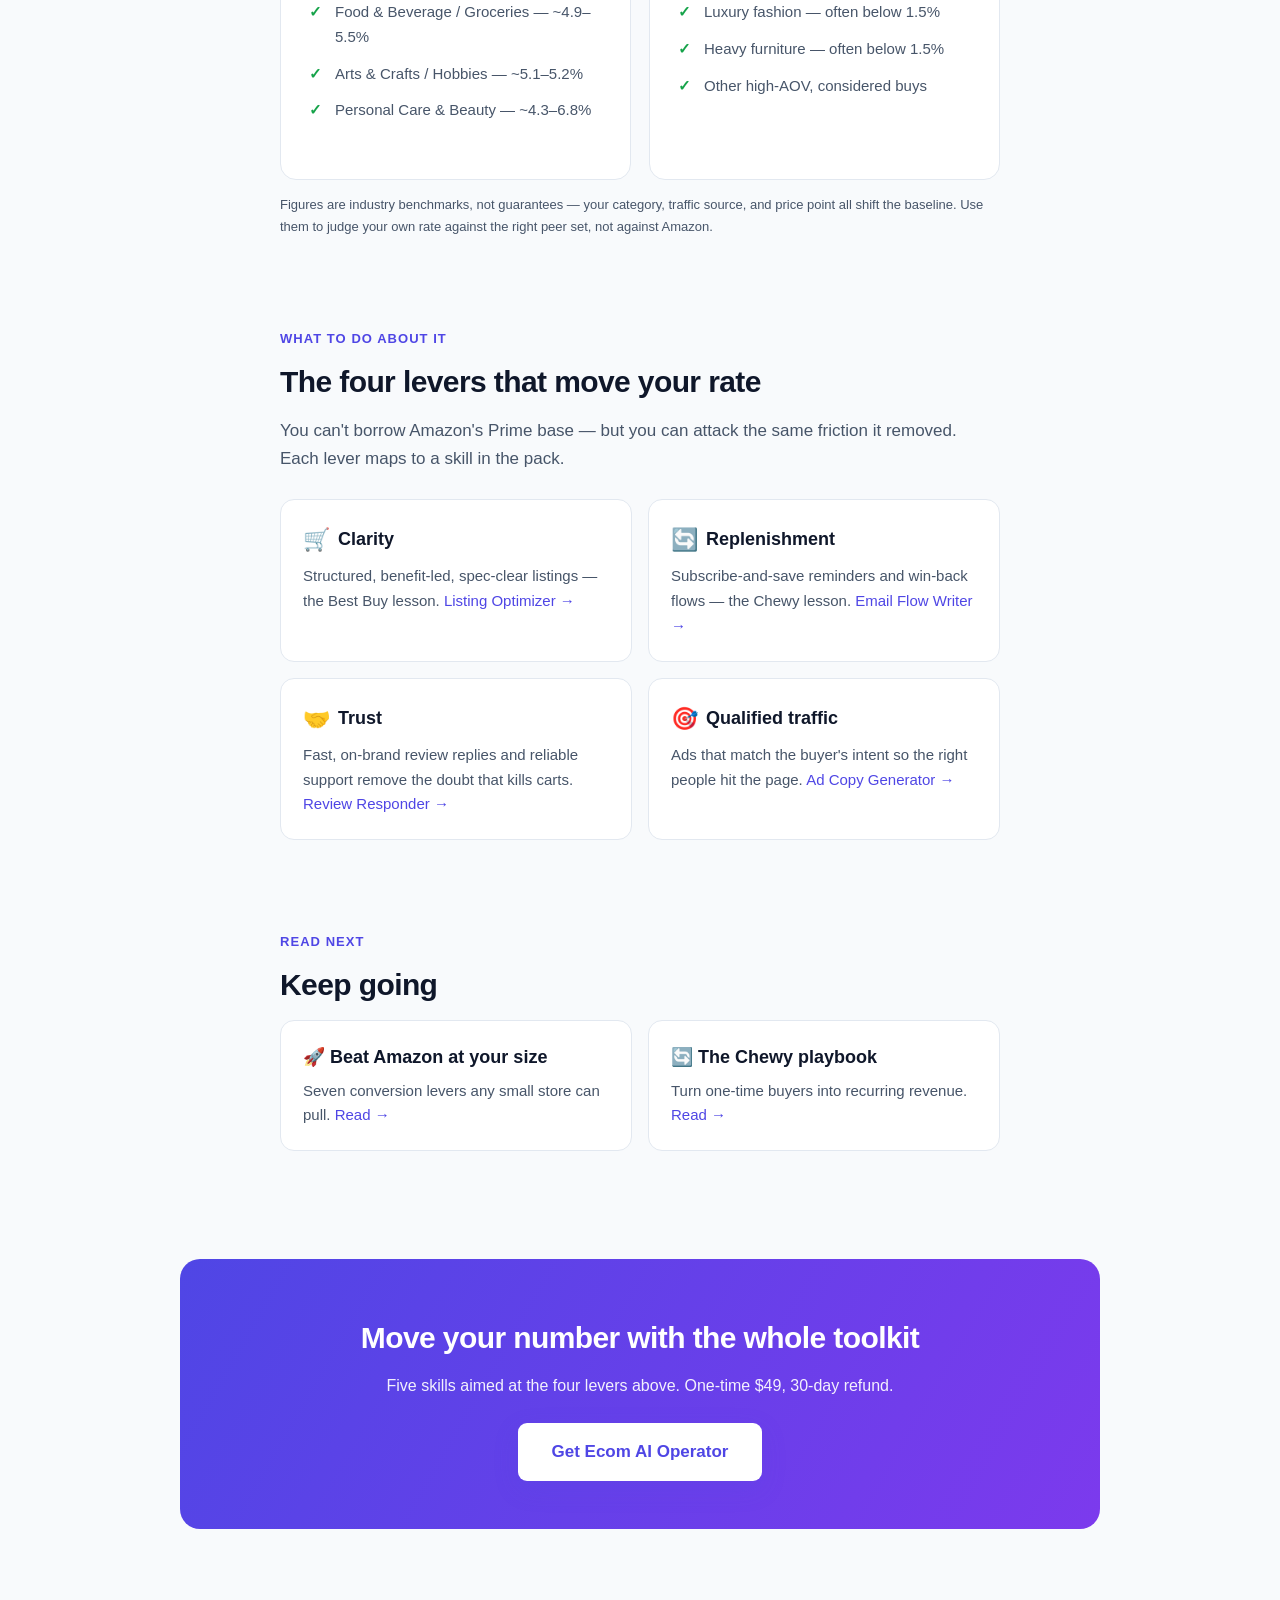
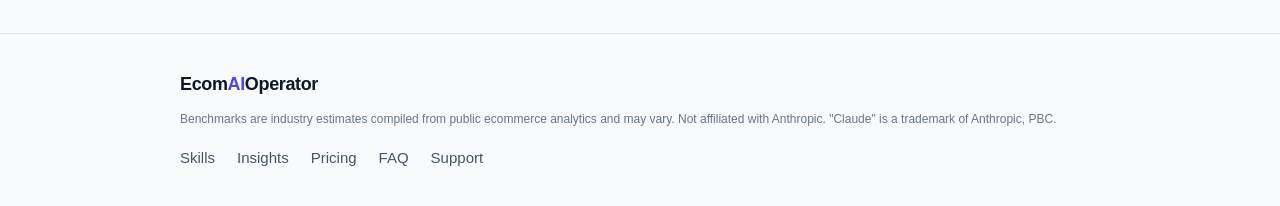
<file: insights.html>
<!DOCTYPE html>
<html lang="en">
<head>
<meta charset="utf-8">
<meta name="viewport" content="width=device-width, initial-scale=1">
<title>Ecommerce Conversion Rate Benchmarks 2026 — Ecom AI Operator</title>
<meta name="description" content="Ecommerce conversion rate benchmarks by retailer and category — Amazon, Chewy, Best Buy, and the highest-converting product sectors — plus how to move your own numbers.">
<meta property="og:title" content="Ecommerce Conversion Benchmarks: Who Converts Best & Why">
<meta property="og:description" content="Amazon, Chewy, Best Buy, and category benchmarks — and the levers that actually raise your conversion rate.">
<link rel="stylesheet" href="assets/style.css">
</head>
<body>

<nav><div class="wrap">
  <a class="logo" href="index.html">Ecom<span>AI</span>Operator</a>
  <div class="navlinks">
    <a href="skills.html">Skills</a>
    <a href="insights.html">Insights</a>
    <a href="pricing.html">Pricing</a>
    <a href="faq.html">FAQ</a>
    <a class="btn" href="pricing.html">Get the pack</a>
  </div>
</div></nav>

<header class="hero"><div class="wrap narrow">
  <span class="badge">Insights</span>
  <h1>Ecommerce conversion benchmarks — <span class="grad">who converts best, and why</span></h1>
  <p class="sub">What "good" looks like by retailer and category in 2026 — and the listing, ad, email, and support levers that move your own rate toward it.</p>
</div></header>

<section><div class="wrap narrow">
  <span class="eyebrow">By retailer</span>
  <h2>The leaders aren't winning on luck</h2>
  <p class="lead">Each leader engineered friction out of the buy. That's a playbook you can copy at your scale.</p>

  <div class="card" style="margin-bottom:16px">
    <h3>🟧 Amazon — the conversion king</h3>
    <p>Standard shoppers convert in the ~10–15% range, while <b>Prime members are widely cited as converting north of 70%</b> once they reach a product page. The driver isn't magic — it's <b>zero-friction checkout</b>, saved payment details, and deep consumer trust. <em>Takeaway:</em> remove every extra click and reassurance gap between "interested" and "paid."</p>
  </div>

  <div class="card" style="margin-bottom:16px">
    <h3>🐾 Chewy — ~6.0–6.5%</h3>
    <p>Chewy dominates pet care by leaning into <b>consumable, subscription buying (Autoship)</b>. Customers need recurring shipments of the same items, so repeat-purchase conversion and lifetime value are enormous. <em>Takeaway:</em> if any product is replenishable, build a subscribe-and-save path and an email flow that reminds at the right cadence.</p>
  </div>

  <div class="card" style="margin-bottom:16px">
    <h3>🔵 Best Buy — ~3.0–3.5%</h3>
    <p>In higher-ticket tech, Best Buy blends online browsing with <b>local inventory and in-store pickup</b>, plus highly structured, technical spec sheets. Immediate gratification + clarity beats friction. <em>Takeaway:</em> for considered purchases, win on <b>specification clarity</b> and fulfillment options, not discounts.</p>
  </div>
</div></section>

<section><div class="wrap narrow">
  <span class="eyebrow">By category</span>
  <h2>Some sectors convert higher by nature</h2>
  <p class="lead">Lower purchase friction and frequent replacement lift conversion. Higher-AOV, considered categories sit lower — and that's normal.</p>

  <div class="tiers">
    <div class="tier"><div class="name">High converters</div>
      <ul>
        <li>Food &amp; Beverage / Groceries — ~4.9–5.5%</li>
        <li>Arts &amp; Crafts / Hobbies — ~5.1–5.2%</li>
        <li>Personal Care &amp; Beauty — ~4.3–6.8%</li>
      </ul>
    </div>
    <div class="tier"><div class="name">Naturally lower</div>
      <ul>
        <li>Luxury fashion — often below 1.5%</li>
        <li>Heavy furniture — often below 1.5%</li>
        <li>Other high-AOV, considered buys</li>
      </ul>
    </div>
  </div>
  <p class="micro" style="margin-top:14px">Figures are industry benchmarks, not guarantees — your category, traffic source, and price point all shift the baseline. Use them to judge your own rate against the right peer set, not against Amazon.</p>
</div></section>

<section><div class="wrap narrow">
  <span class="eyebrow">What to do about it</span>
  <h2>The four levers that move your rate</h2>
  <p class="lead">You can't borrow Amazon's Prime base — but you can attack the same friction it removed. Each lever maps to a skill in the pack.</p>
  <div class="grid">
    <div class="card"><h3><span class="emoji">🛒</span> Clarity</h3><p>Structured, benefit-led, spec-clear listings — the Best Buy lesson. <a href="skills.html">Listing Optimizer →</a></p></div>
    <div class="card"><h3><span class="emoji">🔄</span> Replenishment</h3><p>Subscribe-and-save reminders and win-back flows — the Chewy lesson. <a href="skills.html">Email Flow Writer →</a></p></div>
    <div class="card"><h3><span class="emoji">🤝</span> Trust</h3><p>Fast, on-brand review replies and reliable support remove the doubt that kills carts. <a href="skills.html">Review Responder →</a></p></div>
    <div class="card"><h3><span class="emoji">🎯</span> Qualified traffic</h3><p>Ads that match the buyer's intent so the right people hit the page. <a href="skills.html">Ad Copy Generator →</a></p></div>
  </div>
</div></section>

<section><div class="wrap narrow">
  <span class="eyebrow">Read next</span>
  <h2>Keep going</h2>
  <div class="grid">
    <div class="card"><h3>🚀 Beat Amazon at your size</h3><p>Seven conversion levers any small store can pull. <a href="insights-beat-amazon.html">Read →</a></p></div>
    <div class="card"><h3>🔄 The Chewy playbook</h3><p>Turn one-time buyers into recurring revenue. <a href="insights-subscribe-save.html">Read →</a></p></div>
  </div>
</div></section>

<section><div class="wrap">
  <div class="band">
    <h2>Move your number with the whole toolkit</h2>
    <p>Five skills aimed at the four levers above. One-time $49, 30-day refund.</p>
    <a class="btn lg" href="pricing.html">Get Ecom AI Operator</a>
  </div>
</div></section>

<footer><div class="wrap">
  <div>
    <div class="logo">Ecom<span>AI</span>Operator</div>
    <div class="fine">Benchmarks are industry estimates compiled from public ecommerce analytics and may vary. Not affiliated with Anthropic. "Claude" is a trademark of Anthropic, PBC.</div>
  </div>
  <div class="navlinks">
    <a href="skills.html">Skills</a>
    <a href="insights.html">Insights</a>
    <a href="pricing.html">Pricing</a>
    <a href="faq.html">FAQ</a>
    <a href="mailto:REPLACE_WITH_CONTACT_EMAIL">Support</a>
  </div>
</div></footer>

</body>
</html>
</file>
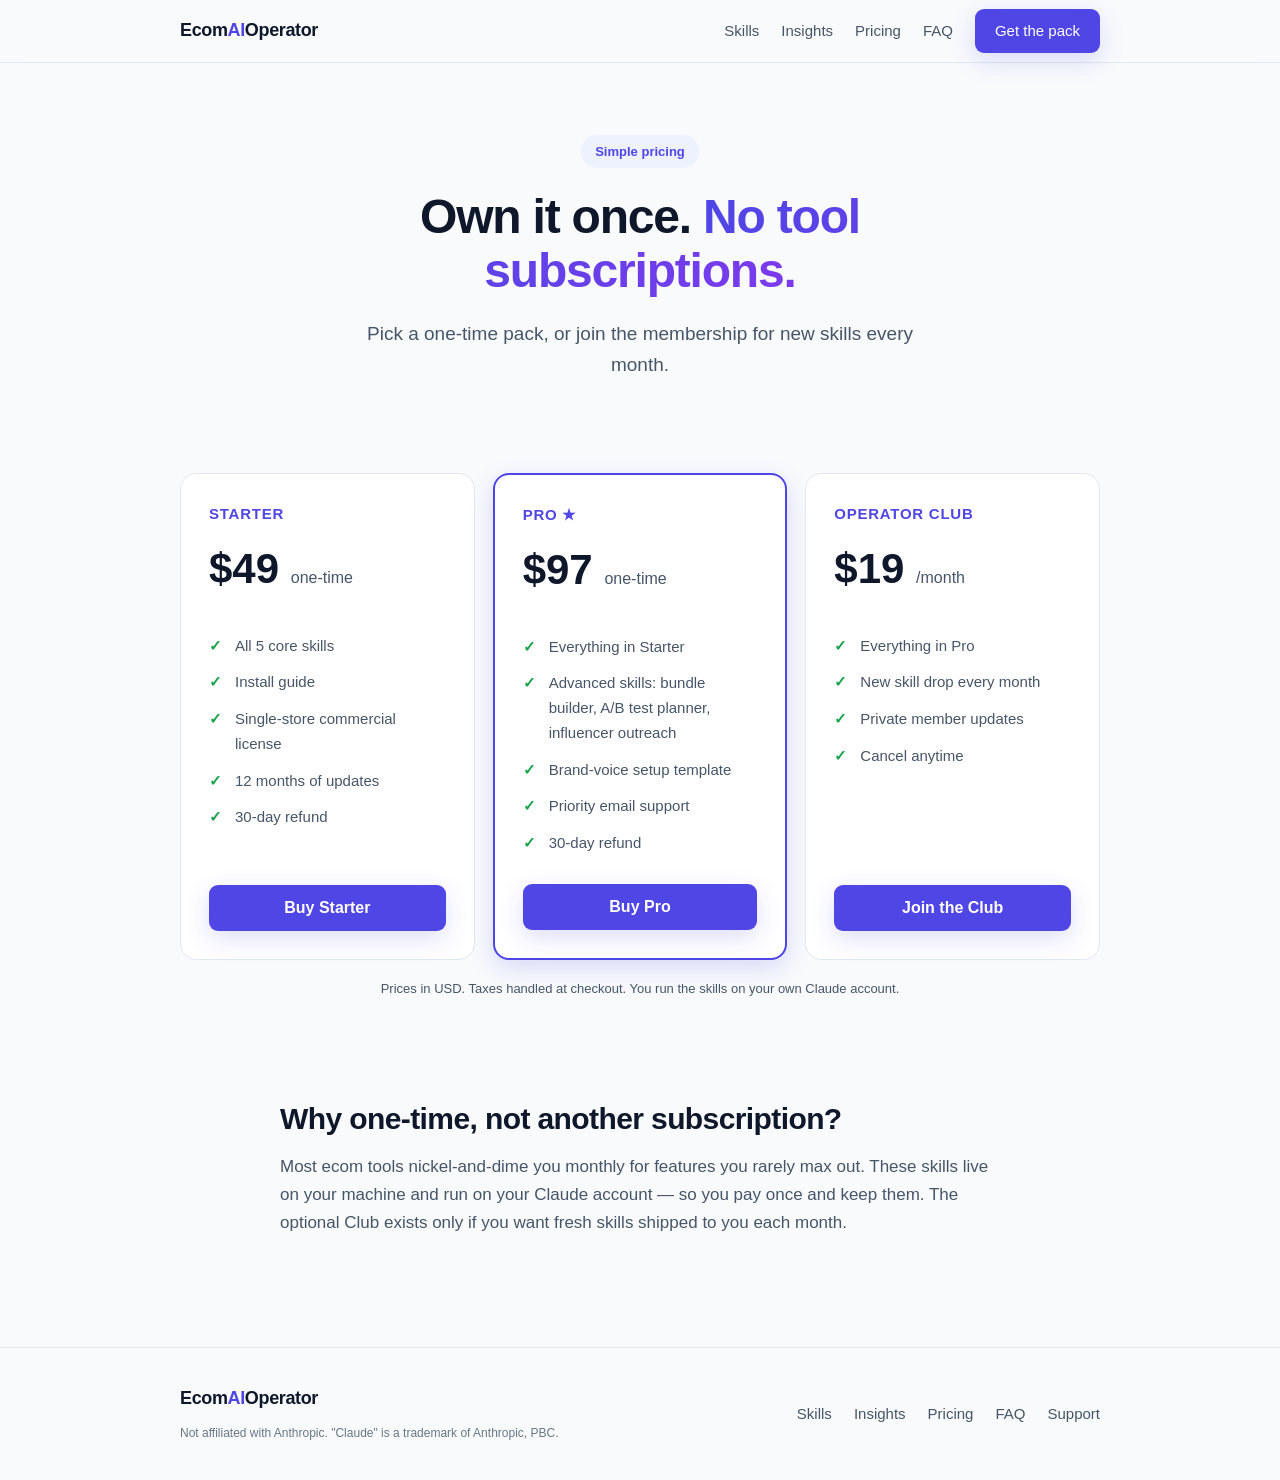
<file: pricing.html>
<!DOCTYPE html>
<html lang="en">
<head>
<meta charset="utf-8">
<meta name="viewport" content="width=device-width, initial-scale=1">
<title>Pricing — Ecom AI Operator</title>
<meta name="description" content="Simple pricing for Ecom AI Operator Claude Skills: $49 Starter, $97 Pro, or $19/mo membership with monthly skill drops.">
<link rel="stylesheet" href="assets/style.css">
</head>
<body>

<nav><div class="wrap">
  <a class="logo" href="index.html">Ecom<span>AI</span>Operator</a>
  <div class="navlinks">
    <a href="skills.html">Skills</a>
    <a href="insights.html">Insights</a>
    <a href="pricing.html">Pricing</a>
    <a href="faq.html">FAQ</a>
    <a class="btn" href="#tiers">Get the pack</a>
  </div>
</div></nav>

<header class="hero"><div class="wrap narrow">
  <span class="badge">Simple pricing</span>
  <h1>Own it once. <span class="grad">No tool subscriptions.</span></h1>
  <p class="sub">Pick a one-time pack, or join the membership for new skills every month.</p>
</div></header>

<section id="tiers"><div class="wrap">
  <div class="tiers">

    <div class="tier">
      <div class="name">Starter</div>
      <div class="num">$49 <small>one-time</small></div>
      <ul>
        <li>All 5 core skills</li>
        <li>Install guide</li>
        <li>Single-store commercial license</li>
        <li>12 months of updates</li>
        <li>30-day refund</li>
      </ul>
      <!-- Replace with your Gumroad/Stripe link -->
      <a class="btn" href="REPLACE_WITH_CHECKOUT_LINK_STARTER">Buy Starter</a>
    </div>

    <div class="tier feat">
      <div class="name">Pro ★</div>
      <div class="num">$97 <small>one-time</small></div>
      <ul>
        <li>Everything in Starter</li>
        <li>Advanced skills: bundle builder, A/B test planner, influencer outreach</li>
        <li>Brand-voice setup template</li>
        <li>Priority email support</li>
        <li>30-day refund</li>
      </ul>
      <a class="btn" href="REPLACE_WITH_CHECKOUT_LINK_PRO">Buy Pro</a>
    </div>

    <div class="tier">
      <div class="name">Operator Club</div>
      <div class="num">$19 <small>/month</small></div>
      <ul>
        <li>Everything in Pro</li>
        <li>New skill drop every month</li>
        <li>Private member updates</li>
        <li>Cancel anytime</li>
      </ul>
      <a class="btn" href="REPLACE_WITH_CHECKOUT_LINK_CLUB">Join the Club</a>
    </div>

  </div>
  <p class="micro" style="text-align:center;margin-top:18px">Prices in USD. Taxes handled at checkout. You run the skills on your own Claude account.</p>
</div></section>

<section><div class="wrap narrow">
  <h2>Why one-time, not another subscription?</h2>
  <p class="lead">Most ecom tools nickel-and-dime you monthly for features you rarely max out. These skills live on your machine and run on your Claude account — so you pay once and keep them. The optional Club exists only if you want fresh skills shipped to you each month.</p>
</div></section>

<footer><div class="wrap">
  <div>
    <div class="logo">Ecom<span>AI</span>Operator</div>
    <div class="fine">Not affiliated with Anthropic. "Claude" is a trademark of Anthropic, PBC.</div>
  </div>
  <div class="navlinks">
    <a href="skills.html">Skills</a>
    <a href="insights.html">Insights</a>
    <a href="pricing.html">Pricing</a>
    <a href="faq.html">FAQ</a>
    <a href="mailto:REPLACE_WITH_CONTACT_EMAIL">Support</a>
  </div>
</div></footer>

</body>
</html>
</file>
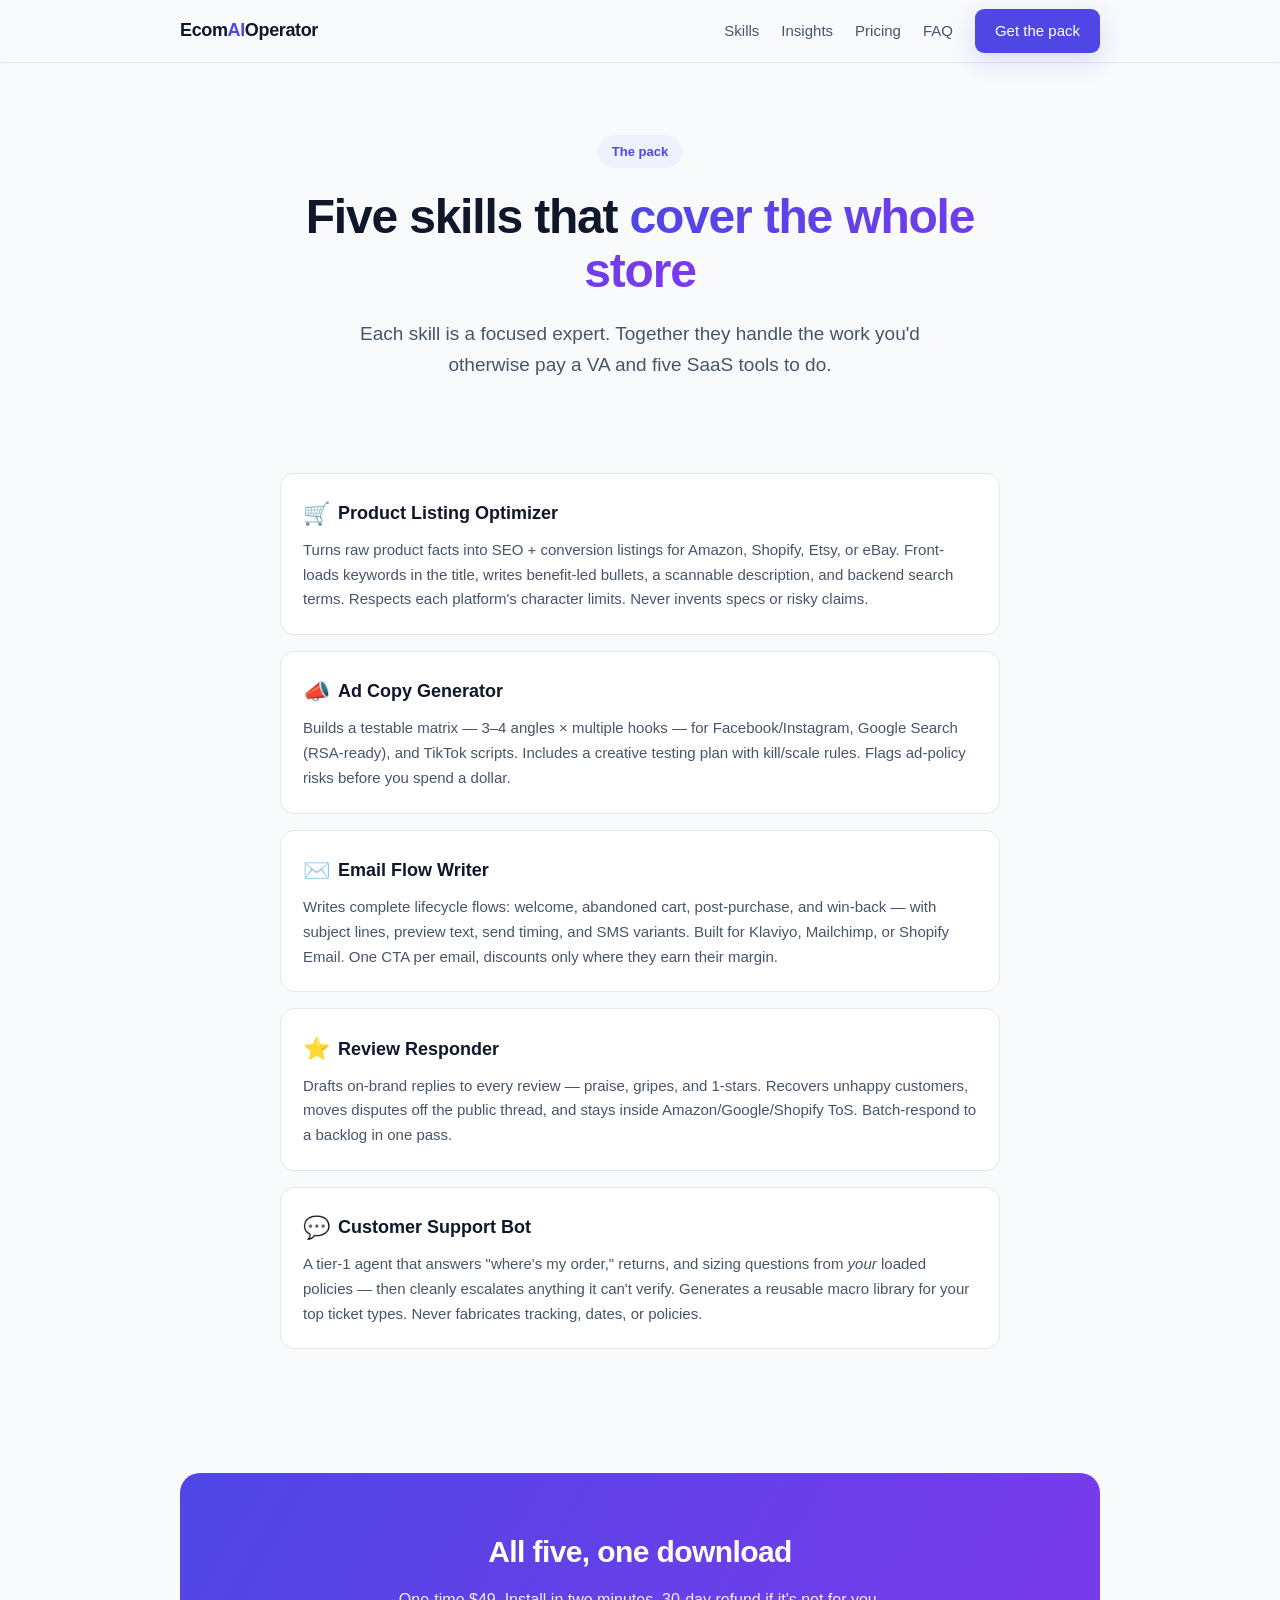
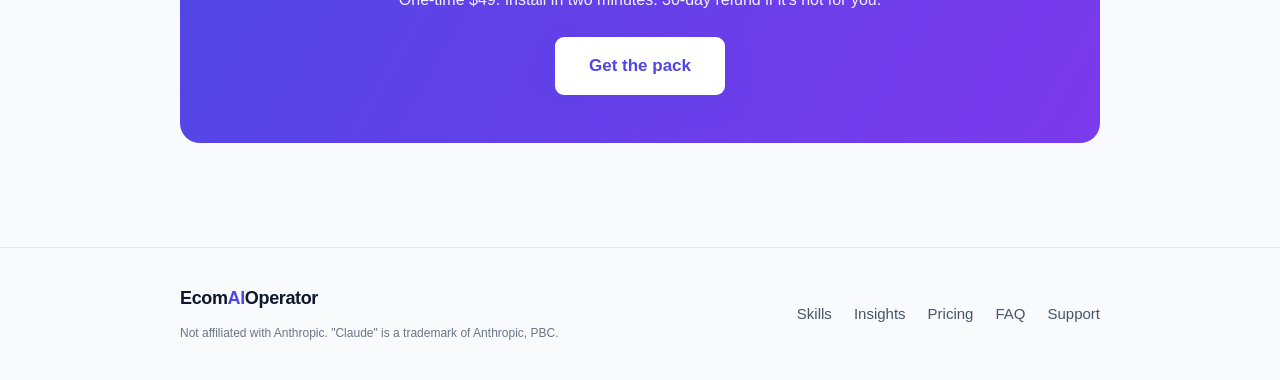
<file: skills.html>
<!DOCTYPE html>
<html lang="en">
<head>
<meta charset="utf-8">
<meta name="viewport" content="width=device-width, initial-scale=1">
<title>The 5 Skills — Ecom AI Operator</title>
<meta name="description" content="Breakdown of the 5 Claude Skills inside Ecom AI Operator: listing optimizer, ad copy, email flows, review responder, and support bot.">
<link rel="stylesheet" href="assets/style.css">
</head>
<body>

<nav><div class="wrap">
  <a class="logo" href="index.html">Ecom<span>AI</span>Operator</a>
  <div class="navlinks">
    <a href="skills.html">Skills</a>
    <a href="insights.html">Insights</a>
    <a href="pricing.html">Pricing</a>
    <a href="faq.html">FAQ</a>
    <a class="btn" href="pricing.html">Get the pack</a>
  </div>
</div></nav>

<header class="hero"><div class="wrap narrow">
  <span class="badge">The pack</span>
  <h1>Five skills that <span class="grad">cover the whole store</span></h1>
  <p class="sub">Each skill is a focused expert. Together they handle the work you'd otherwise pay a VA and five SaaS tools to do.</p>
</div></header>

<section><div class="wrap narrow">
  <div class="card" style="margin-bottom:16px">
    <h3><span class="emoji">🛒</span> Product Listing Optimizer</h3>
    <p>Turns raw product facts into SEO + conversion listings for Amazon, Shopify, Etsy, or eBay. Front-loads keywords in the title, writes benefit-led bullets, a scannable description, and backend search terms. Respects each platform's character limits. Never invents specs or risky claims.</p>
  </div>
  <div class="card" style="margin-bottom:16px">
    <h3><span class="emoji">📣</span> Ad Copy Generator</h3>
    <p>Builds a testable matrix — 3–4 angles × multiple hooks — for Facebook/Instagram, Google Search (RSA-ready), and TikTok scripts. Includes a creative testing plan with kill/scale rules. Flags ad-policy risks before you spend a dollar.</p>
  </div>
  <div class="card" style="margin-bottom:16px">
    <h3><span class="emoji">✉️</span> Email Flow Writer</h3>
    <p>Writes complete lifecycle flows: welcome, abandoned cart, post-purchase, and win-back — with subject lines, preview text, send timing, and SMS variants. Built for Klaviyo, Mailchimp, or Shopify Email. One CTA per email, discounts only where they earn their margin.</p>
  </div>
  <div class="card" style="margin-bottom:16px">
    <h3><span class="emoji">⭐</span> Review Responder</h3>
    <p>Drafts on-brand replies to every review — praise, gripes, and 1-stars. Recovers unhappy customers, moves disputes off the public thread, and stays inside Amazon/Google/Shopify ToS. Batch-respond to a backlog in one pass.</p>
  </div>
  <div class="card" style="margin-bottom:16px">
    <h3><span class="emoji">💬</span> Customer Support Bot</h3>
    <p>A tier-1 agent that answers "where's my order," returns, and sizing questions from <em>your</em> loaded policies — then cleanly escalates anything it can't verify. Generates a reusable macro library for your top ticket types. Never fabricates tracking, dates, or policies.</p>
  </div>
</div></section>

<section><div class="wrap">
  <div class="band">
    <h2>All five, one download</h2>
    <p>One-time $49. Install in two minutes. 30-day refund if it's not for you.</p>
    <a class="btn lg" href="pricing.html">Get the pack</a>
  </div>
</div></section>

<footer><div class="wrap">
  <div>
    <div class="logo">Ecom<span>AI</span>Operator</div>
    <div class="fine">Not affiliated with Anthropic. "Claude" is a trademark of Anthropic, PBC.</div>
  </div>
  <div class="navlinks">
    <a href="skills.html">Skills</a>
    <a href="insights.html">Insights</a>
    <a href="pricing.html">Pricing</a>
    <a href="faq.html">FAQ</a>
    <a href="mailto:REPLACE_WITH_CONTACT_EMAIL">Support</a>
  </div>
</div></footer>

</body>
</html>
</file>
<file: assets/style.css>
:root{
  --ink:#0f172a;--sub:#475569;--brand:#4f46e5;--brand-2:#7c3aed;
  --bg:#f8fafc;--card:#fff;--line:#e2e8f0;--ok:#16a34a;
  --shadow:0 8px 24px rgba(79,70,229,.18);
}
*{box-sizing:border-box;margin:0;padding:0}
html{scroll-behavior:smooth}
body{font:16px/1.65 -apple-system,Segoe UI,Roboto,Helvetica,Arial,sans-serif;color:var(--ink);background:var(--bg)}
a{color:var(--brand);text-decoration:none}
.wrap{max-width:960px;margin:0 auto;padding:0 20px}
.narrow{max-width:760px}

/* nav */
nav{position:sticky;top:0;z-index:50;background:rgba(248,250,252,.85);backdrop-filter:blur(10px);border-bottom:1px solid var(--line)}
nav .wrap{display:flex;align-items:center;justify-content:space-between;height:62px}
.logo{font-weight:700;font-size:18px;letter-spacing:-.02em;color:var(--ink)}
.logo span{color:var(--brand)}
.navlinks{display:flex;gap:22px;align-items:center}
.navlinks a{color:var(--sub);font-weight:500;font-size:15px}
.navlinks a:hover{color:var(--ink)}
.btn{display:inline-block;background:var(--brand);color:#fff!important;font-weight:600;padding:10px 20px;border-radius:9px;box-shadow:var(--shadow)}
.btn:hover{background:var(--brand-2)}
.btn.lg{font-size:17px;padding:15px 34px}
.btn.ghost{background:#eef2ff;color:var(--brand)!important;box-shadow:none}

/* hero */
header.hero{text-align:center;padding:72px 0 48px}
.badge{display:inline-block;background:#eef2ff;color:var(--brand);font-weight:600;font-size:13px;padding:6px 14px;border-radius:999px;margin-bottom:22px}
h1{font-size:clamp(32px,6vw,48px);line-height:1.12;letter-spacing:-.025em}
h1 .grad{background:linear-gradient(90deg,var(--brand),var(--brand-2));-webkit-background-clip:text;background-clip:text;color:transparent}
.sub{font-size:19px;color:var(--sub);margin:20px auto 0;max-width:600px}
.micro{font-size:13px;color:var(--sub);margin-top:14px}
.cta-row{margin-top:30px;display:flex;gap:12px;justify-content:center;flex-wrap:wrap}

/* sections */
section{padding:44px 0}
.eyebrow{color:var(--brand);font-weight:700;font-size:13px;text-transform:uppercase;letter-spacing:.08em}
h2{font-size:30px;margin:6px 0 10px;letter-spacing:-.02em}
.lead{color:var(--sub);margin-bottom:26px;font-size:17px}

/* cards */
.grid{display:grid;grid-template-columns:repeat(auto-fit,minmax(260px,1fr));gap:16px}
.card{background:var(--card);border:1px solid var(--line);border-radius:14px;padding:22px}
.card h3{font-size:18px;display:flex;align-items:center;gap:8px}
.card p{color:var(--sub);font-size:15px;margin-top:6px}
.card .emoji{font-size:22px}

/* stats / logos strip */
.strip{display:flex;gap:36px;justify-content:center;flex-wrap:wrap;color:var(--sub);font-size:14px;padding:18px 0;border-top:1px solid var(--line);border-bottom:1px solid var(--line)}
.strip b{color:var(--ink)}

/* pricing */
.tiers{display:grid;grid-template-columns:repeat(auto-fit,minmax(260px,1fr));gap:18px;align-items:stretch}
.tier{background:var(--card);border:1px solid var(--line);border-radius:16px;padding:28px;display:flex;flex-direction:column}
.tier.feat{border:2px solid var(--brand);box-shadow:var(--shadow)}
.tier .name{font-weight:700;font-size:15px;text-transform:uppercase;letter-spacing:.05em;color:var(--brand)}
.tier .num{font-size:42px;font-weight:700;margin:8px 0}
.tier .num small{font-size:16px;color:var(--sub);font-weight:500}
.tier ul{list-style:none;margin:16px 0 22px}
.tier li{padding:6px 0 6px 26px;position:relative;color:var(--sub);font-size:15px}
.tier li:before{content:"✓";position:absolute;left:0;color:var(--ok);font-weight:700}
.tier .btn{margin-top:auto;text-align:center}

/* faq */
details{background:var(--card);border:1px solid var(--line);border-radius:11px;padding:16px 20px;margin-bottom:10px}
summary{font-weight:600;cursor:pointer;list-style:none}
summary::-webkit-details-marker{display:none}
summary:after{content:"+";float:right;color:var(--brand);font-weight:700}
details[open] summary:after{content:"–"}
details p{color:var(--sub);margin-top:10px}

/* form */
.form{background:var(--card);border:1px solid var(--line);border-radius:16px;padding:28px;max-width:460px;margin:0 auto}
.form input{width:100%;padding:13px 15px;border:1px solid var(--line);border-radius:9px;font-size:16px;margin-bottom:12px}
.form button{width:100%;border:0;cursor:pointer}

/* cta band */
.band{background:linear-gradient(120deg,var(--brand),var(--brand-2));color:#fff;border-radius:20px;padding:48px 32px;text-align:center;margin:20px 0}
.band h2{color:#fff}
.band p{opacity:.92;max-width:520px;margin:8px auto 24px}
.band .btn{background:#fff;color:var(--brand)!important}

/* footer */
footer{border-top:1px solid var(--line);color:var(--sub);font-size:14px;padding:36px 0;margin-top:40px}
footer .wrap{display:flex;justify-content:space-between;flex-wrap:wrap;gap:16px}
footer a{color:var(--sub)}
.fine{font-size:12px;opacity:.8;margin-top:10px}
</file>
